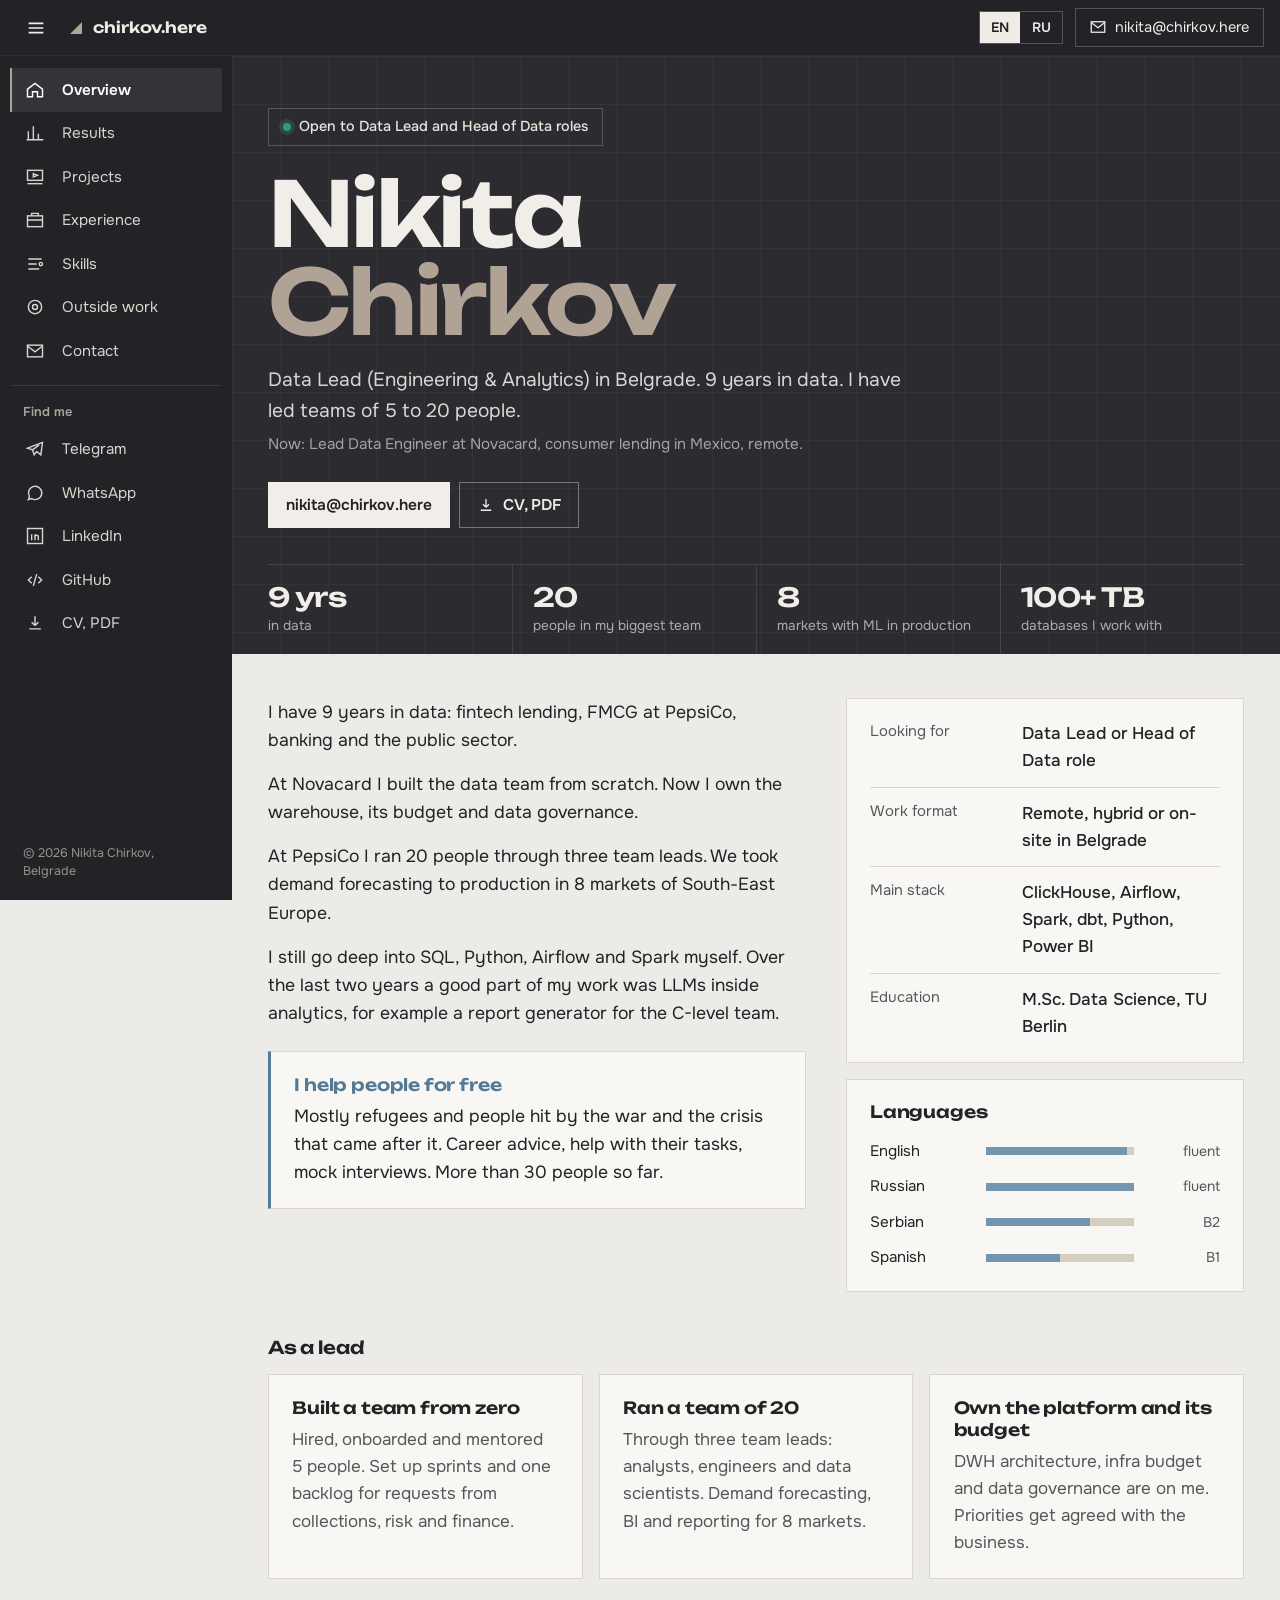
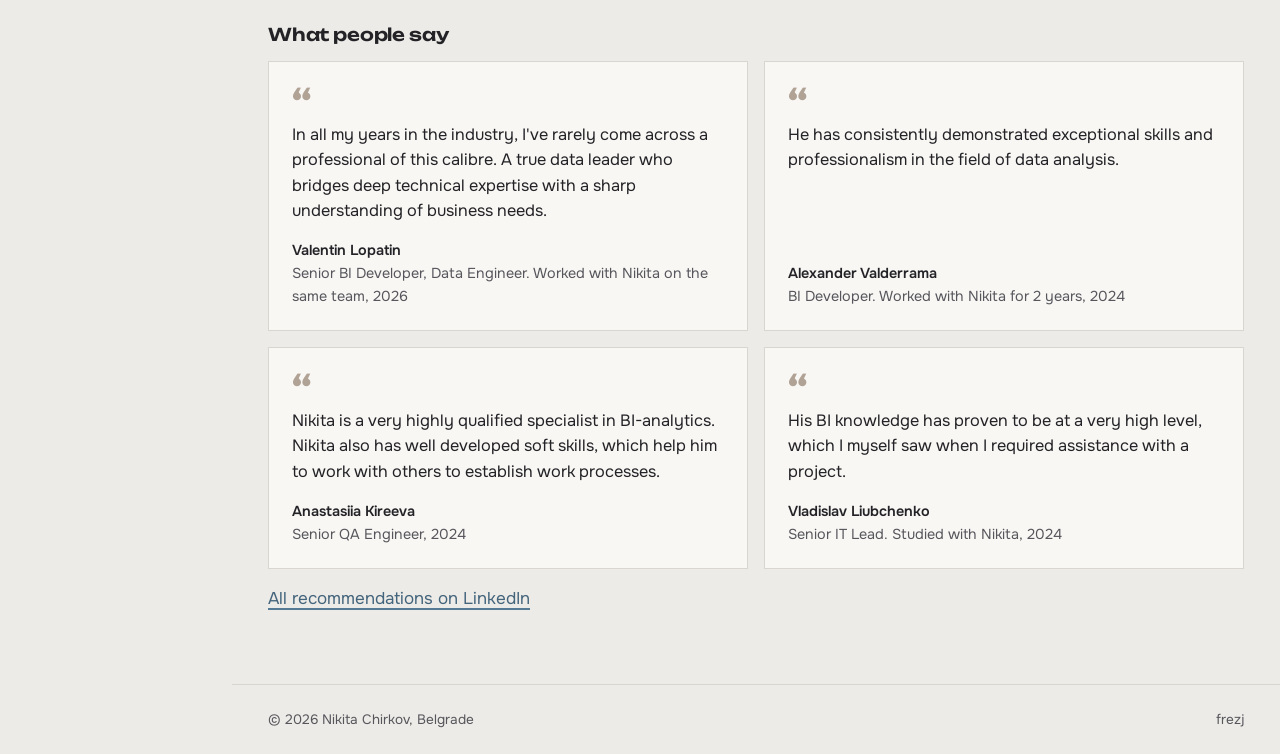
<file: index.html>
<!doctype html>
<html lang="en">
<head>
<meta charset="utf-8">
<meta name="viewport" content="width=device-width,initial-scale=1">
<script>document.documentElement.classList.add('js')</script>
<title>Nikita Chirkov (frezj), Data Lead in Belgrade</title>
<meta name="description" content="Nikita Chirkov (frezj), Data Lead in Belgrade, Serbia. 9 years in data: fintech lending, PepsiCo, banking. ClickHouse, Airflow, Spark, dbt, LLMs in analytics. Open to Data Lead and Head of Data roles.">
<link rel="canonical" href="https://chirkov.here/">
<link rel="alternate" hreflang="en" href="https://chirkov.here/">
<link rel="alternate" hreflang="ru" href="https://chirkov.here/ru/">
<link rel="alternate" hreflang="x-default" href="https://chirkov.here/">
<meta property="og:type" content="profile">
<meta property="og:site_name" content="Nikita Chirkov">
<meta property="og:title" content="Nikita Chirkov, Data Lead">
<meta property="og:description" content="Data Lead in Belgrade. Fintech lending, PepsiCo, banking.">
<meta property="og:url" content="https://chirkov.here/">
<meta property="og:image" content="https://chirkov.here/og.png">
<meta property="og:image:width" content="1200">
<meta property="og:image:height" content="630">
<meta name="twitter:card" content="summary_large_image">
<link rel="icon" href="/favicon.ico" sizes="48x48">
<link rel="icon" href="/favicon-96.png" type="image/png" sizes="96x96">
<link rel="icon" href="/favicon-192.png" type="image/png" sizes="192x192">
<link rel="icon" href="/favicon.svg" type="image/svg+xml">
<link rel="apple-touch-icon" href="/apple-touch-icon.png">
<meta name="theme-color" content="#232226">
<link rel="preload" href="/fonts/unbounded-latin-wght-normal.woff2" as="font" type="font/woff2" crossorigin>
<link rel="preload" href="/fonts/onest-latin-wght-normal.woff2" as="font" type="font/woff2" crossorigin>
<link rel="stylesheet" href="/style.css">
<script type="application/ld+json">
{"@context":"https://schema.org","@type":"Person","@id":"https://chirkov.here/#me","name":"Nikita Chirkov","alternateName":["Никита Чирков","frezj"],"url":"https://chirkov.here/","email":"mailto:nikita@chirkov.here","jobTitle":"Data Lead (Engineering & Analytics)","address":{"@type":"PostalAddress","addressLocality":"Belgrade","addressCountry":"RS"},"alumniOf":[{"@type":"CollegeOrUniversity","name":"Technische Universität Berlin"},{"@type":"CollegeOrUniversity","name":"RUDN University"}],"knowsAbout":["Data engineering","Data warehousing","ClickHouse","Airflow","Spark","dbt","Snowflake","Power BI","A/B testing","Demand forecasting","LLM applications"],"knowsLanguage":["en","ru","sr","es"],"sameAs":["https://www.linkedin.com/in/frezj","https://github.com/frezj","https://t.me/frezj"]}
</script>
<script defer src="/app.js"></script>
</head>
<body>
<a class="skip" href="#main">Skip to content</a>
<header class="topbar">
  <button class="burger" type="button" aria-label="Menu" aria-controls="side" aria-expanded="false"><svg viewBox="0 0 24 24" fill="none" stroke="currentColor" stroke-width="1.8" aria-hidden="true"><path d="M4 7h16M4 12h16M4 17h16"/></svg></button>
  <a class="mark" href="/"><svg viewBox="0 0 16 16" aria-hidden="true"><path d="M2 14 14 2v12z" fill="#b1a296"/></svg>chirkov.here</a>
  <div class="tb-right">
    <nav class="lang" aria-label="Language"><span aria-current="page">EN</span><a href="/ru/" hreflang="ru" lang="ru">RU</a></nav>
    <a class="tb-mail" href="mailto:nikita@chirkov.here"><svg viewBox="0 0 24 24" fill="none" stroke="currentColor" stroke-width="1.7" aria-hidden="true"><rect x="3" y="5" width="18" height="14"/><path d="m3 6 9 7 9-7"/></svg><span>nikita@chirkov.here</span></a>
  </div>
</header>

<aside class="nav-side" id="side">
  <nav aria-label="Sections">
    <ul class="side-nav">
      <li><a href="#overview" data-tab="overview"><svg viewBox="0 0 24 24" fill="none" stroke="currentColor" stroke-width="1.7" aria-hidden="true"><path d="M3 11 12 4l9 7v9h-6v-6H9v6H3z"/></svg><span>Overview</span></a></li>
      <li><a href="#results" data-tab="results"><svg viewBox="0 0 24 24" fill="none" stroke="currentColor" stroke-width="1.7" aria-hidden="true"><path d="M4 20V10M10 20V4M16 20v-7M22 20H2"/></svg><span>Results</span></a></li>
      <li><a href="#projects" data-tab="projects"><svg viewBox="0 0 24 24" fill="none" stroke="currentColor" stroke-width="1.7" aria-hidden="true"><rect x="3" y="4" width="18" height="12"/><path d="m10 8 5 2-5 2z"/><path d="M3 20h18"/></svg><span>Projects</span></a></li>
      <li><a href="#experience" data-tab="experience"><svg viewBox="0 0 24 24" fill="none" stroke="currentColor" stroke-width="1.7" aria-hidden="true"><rect x="3" y="7" width="18" height="13"/><path d="M8 7V4h8v3M3 12h18"/></svg><span>Experience</span></a></li>
      <li><a href="#skills" data-tab="skills"><svg viewBox="0 0 24 24" fill="none" stroke="currentColor" stroke-width="1.7" aria-hidden="true"><path d="M4 6h16M4 12h10M4 18h13"/><circle cx="19" cy="12" r="2"/></svg><span>Skills</span></a></li>
      <li><a href="#life" data-tab="life"><svg viewBox="0 0 24 24" fill="none" stroke="currentColor" stroke-width="1.7" aria-hidden="true"><circle cx="12" cy="12" r="8"/><circle cx="12" cy="12" r="3"/></svg><span>Outside work</span></a></li>
      <li><a href="#contact" data-tab="contact"><svg viewBox="0 0 24 24" fill="none" stroke="currentColor" stroke-width="1.7" aria-hidden="true"><rect x="3" y="5" width="18" height="14"/><path d="m3 6 9 7 9-7"/></svg><span>Contact</span></a></li>
    </ul>
  </nav>
  <p class="side-h">Find me</p>
  <ul class="side-links">
      <li><a href="https://t.me/frezj" rel="me"><svg viewBox="0 0 24 24" fill="none" stroke="currentColor" stroke-width="1.7" aria-hidden="true"><path d="m21 4-18 7 6 2 2 6 3-4 5 4z"/><path d="m9 13 8-6"/></svg><span>Telegram</span></a></li>
      <li><a href="https://wa.me/message/LMW3CULQNP33F1"><svg viewBox="0 0 24 24" fill="none" stroke="currentColor" stroke-width="1.7" aria-hidden="true"><path d="M4 20l1.3-4A8 8 0 1 1 8 18.7z"/></svg><span>WhatsApp</span></a></li>
      <li><a href="https://www.linkedin.com/in/frezj" rel="me"><svg viewBox="0 0 24 24" fill="none" stroke="currentColor" stroke-width="1.7" aria-hidden="true"><rect x="3" y="3" width="18" height="18"/><path d="M8 10v7M8 7v.01M12 17v-4a2 2 0 0 1 4 0v4M12 10v7"/></svg><span>LinkedIn</span></a></li>
      <li><a href="https://github.com/frezj" rel="me"><svg viewBox="0 0 24 24" fill="none" stroke="currentColor" stroke-width="1.7" aria-hidden="true"><path d="m8 8-4 4 4 4M16 8l4 4-4 4M14 5l-4 14"/></svg><span>GitHub</span></a></li>
      <li><a href="/Nikita_Chirkov_CV.pdf" download><svg viewBox="0 0 24 24" fill="none" stroke="currentColor" stroke-width="1.7" aria-hidden="true"><path d="M12 4v11m0 0-4-4m4 4 4-4M5 19h14"/></svg><span>CV, PDF</span></a></li>
  </ul>
  <p class="side-foot">&copy; 2026 Nikita Chirkov, Belgrade</p>
</aside>
<div class="scrim" hidden></div>

<main id="main">
  <section class="banner">
    <div class="wrap banner-grid">
    <div class="banner-in">
      <p class="open"><i aria-hidden="true"></i>Open to Data Lead and Head of Data roles</p>
      <h1 class="name"><span>Nikita</span><span class="tail">Chirkov</span></h1>
      <p class="role">Data Lead (Engineering &amp; Analytics) in Belgrade. 9 years in data. I have led teams of 5 to 20 people.</p>
      <p class="now">Now: Lead Data Engineer at Novacard, consumer lending in Mexico, remote.</p>
      <div class="cta">
        <a class="btn main" href="mailto:nikita@chirkov.here">nikita@chirkov.here</a>
        <a class="btn ghost" href="/Nikita_Chirkov_CV.pdf" download><svg viewBox="0 0 24 24" fill="none" stroke="currentColor" stroke-width="1.7" aria-hidden="true"><path d="M12 4v11m0 0-4-4m4 4 4-4M5 19h14"/></svg>CV, PDF</a>
      </div>
    </div>
    <dl class="hstats">
      <div><dt>9 yrs</dt><dd>in data</dd></div>
      <div><dt>20</dt><dd>people in my biggest team</dd></div>
      <div><dt>8</dt><dd>markets with ML in production</dd></div>
      <div><dt>100+ TB</dt><dd>databases I work with</dd></div>
    </dl>
    </div>
  </section>

  <nav class="secnav" aria-label="Sections">
    <a href="#overview" data-tab="overview">Overview</a>
    <a href="#results" data-tab="results">Results</a>
    <a href="#projects" data-tab="projects">Projects</a>
    <a href="#experience" data-tab="experience">Experience</a>
    <a href="#skills" data-tab="skills">Skills</a>
    <a href="#life" data-tab="life">Outside work</a>
    <a href="#contact" data-tab="contact">Contact</a>
  </nav>

  <div class="panels">
<section class="panel" id="overview-panel">
  <div class="wrap">
    <div class="ov">
      <div class="about">
        <h2 class="sr">Overview</h2>
        <p>I have 9 years in data: fintech lending, FMCG at PepsiCo, banking and the public sector.</p>
        <p>At Novacard I built the data team from scratch. Now I own the warehouse, its budget and data governance.</p>
        <p>At PepsiCo I ran 20 people through three team leads. We took demand forecasting to production in 8 markets of South-East Europe.</p>
        <p>I still go deep into SQL, Python, Airflow and Spark myself. Over the last two years a good part of my work was LLMs inside analytics, for example a report generator for the C-level team.</p>
        <div class="card help">
          <h3>I help people for free</h3>
          <p style="margin:.4rem 0 0">Mostly refugees and people hit by the war and the crisis that came after it. Career advice, help with their tasks, mock interviews. More than 30 people so far.</p>
        </div>
      </div>
      <div class="side">
        <div class="card">
          <dl class="facts">
            <div><dt>Looking for</dt><dd>Data Lead or Head of Data role</dd></div>
            <div><dt>Work format</dt><dd>Remote, hybrid or on-site in Belgrade</dd></div>
            <div><dt>Main stack</dt><dd>ClickHouse, Airflow, Spark, dbt, Python, Power BI</dd></div>
            <div><dt>Education</dt><dd>M.Sc. Data Science, TU Berlin</dd></div>
          </dl>
        </div>
        <div class="card">
          <h3 style="margin-bottom:1rem">Languages</h3>
          <ul class="langs">
            <li>English<span class="bar"><i style="--w:95%"></i></span><em>fluent</em></li>
            <li>Russian<span class="bar"><i style="--w:100%"></i></span><em>fluent</em></li>
            <li>Serbian<span class="bar"><i style="--w:70%"></i></span><em>B2</em></li>
            <li>Spanish<span class="bar"><i style="--w:50%"></i></span><em>B1</em></li>
          </ul>
        </div>
      </div>
    </div>

    <h3 class="sub-h">As a lead</h3>
    <div class="grid3 leadby">
      <div class="card"><h3>Built a team from zero</h3><p>Hired, onboarded and mentored 5 people. Set up sprints and one backlog for requests from collections, risk and finance.</p></div>
      <div class="card"><h3>Ran a team of 20</h3><p>Through three team leads: analysts, engineers and data scientists. Demand forecasting, BI and reporting for 8 markets.</p></div>
      <div class="card"><h3>Own the platform and its budget</h3><p>DWH architecture, infra budget and data governance are on me. Priorities get agreed with the business.</p></div>
    </div>

    <h3 class="sub-h">What people say</h3>
    <div class="quotes">
      <figure class="card quote">
        <blockquote>In all my years in the industry, I've rarely come across a professional of this calibre. A true data leader who bridges deep technical expertise with a sharp understanding of business needs.</blockquote>
        <figcaption><b>Valentin Lopatin</b>Senior BI Developer, Data Engineer. Worked with Nikita on the same team, 2026</figcaption>
      </figure>
      <figure class="card quote">
        <blockquote>He has consistently demonstrated exceptional skills and professionalism in the field of data analysis.</blockquote>
        <figcaption><b>Alexander Valderrama</b>BI Developer. Worked with Nikita for 2 years, 2024</figcaption>
      </figure>
      <figure class="card quote">
        <blockquote>Nikita is a very highly qualified specialist in BI-analytics. Nikita also has well developed soft skills, which help him to work with others to establish work processes.</blockquote>
        <figcaption><b>Anastasiia Kireeva</b>Senior QA Engineer, 2024</figcaption>
      </figure>
      <figure class="card quote">
        <blockquote>His BI knowledge has proven to be at a very high level, which I myself saw when I required assistance with a project.</blockquote>
        <figcaption><b>Vladislav Liubchenko</b>Senior IT Lead. Studied with Nikita, 2024</figcaption>
      </figure>
    </div>
    <p class="more"><a href="https://www.linkedin.com/in/frezj/details/recommendations/" rel="me">All recommendations on LinkedIn</a></p>
  </div>
</section>

<section class="panel" id="results-panel">
  <div class="wrap">
    <h2 class="ph">Results</h2>
    <p class="lead">Things that moved because of my work. Bars are to scale.</p>
    <div class="grid2">
      <div class="card">
        <h3>Repayment rate in collections</h3>
        <p class="where">I ran collections for 3 weeks and changed the strategy. Company record.</p>
        <div class="bars" role="img" aria-label="From 51% to 85%">
          <span class="b" style="--w:51%"><i>51%</i></span>
          <span class="b after" style="--w:85%"><i>85%</i></span>
        </div>
      </div>
      <div class="card">
        <h3>Executive reporting, time to prepare</h3>
        <p class="where">After automation. Same data format for all 8 markets.</p>
        <div class="bars" role="img" aria-label="From 3 days to 4 hours">
          <span class="b" style="--w:100%"><i>3 days</i></span>
          <span class="b after" style="--w:5.6%"><i>4 hours</i></span>
        </div>
      </div>
      <div class="card">
        <h3>Warehouse infra costs</h3>
        <p class="where">After moving the DWH to ClickHouse with Debezium CDC and Spark.</p>
        <div class="bars" role="img" aria-label="Down 28%">
          <span class="b" style="--w:100%"><i>before</i></span>
          <span class="b after" style="--w:72%"><i>&minus;28%</i></span>
        </div>
      </div>
      <div class="card">
        <h3>Data quality incidents</h3>
        <p class="where">After I automated metadata checks.</p>
        <div class="bars" role="img" aria-label="Down 60%">
          <span class="b" style="--w:100%"><i>before</i></span>
          <span class="b after" style="--w:40%"><i>&minus;60%</i></span>
        </div>
      </div>
    </div>
    <div class="res-bottom">
    <div class="res-nums">
    <h3 class="sub-h">More numbers</h3>
    <div class="card tablecard">
      <table class="nums">
        <thead><tr><th scope="col">Number</th><th scope="col">What changed</th></tr></thead>
        <tbody>
          <tr><td>~35%</td><td>Faster queries on the new warehouse</td></tr>
          <tr><td>48 h</td><td>Earlier warning on high-risk accounts than the manual check</td></tr>
          <tr><td>~30%</td><td>Lower operational costs, year over year, after automating manual pipelines</td></tr>
          <tr><td>~25%</td><td>Shorter feature time-to-market with a self-serve data layer</td></tr>
          <tr><td>+12%</td><td>Sell-out with the ML demand forecast. Shipment frequency +11%, supply costs &minus;3%</td></tr>
          <tr><td>~200 h</td><td>Analyst time saved per month by an automated data loader</td></tr>
          <tr><td>~3x</td><td>Faster main BI pipeline</td></tr>
          <tr><td>500+</td><td>People using the retail credit and risk data marts</td></tr>
        </tbody>
      </table>
    </div>
    <p class="note">How it was measured: billing data, A/B tests and test cases. Speed comes from load tests. Savings come from finance reports and the actual drop in vendor invoices.</p>
    </div>
    <div class="res-story">
    <h3 class="sub-h">The collections story</h3>
    <div class="card story">
      <p>For three weeks I also ran collections. I changed the strategy: we moved to a personalized approach to debtors and used ML for the analysis.</p>
      <p>The repayment rate went from 51% to 85%, a company record. To be fair, the low starting point helped too.</p>
    </div>
    </div>
    </div>
  </div>
</section>

<section class="panel" id="projects-panel">
  <div class="wrap">
    <h2 class="ph">Projects</h2>
    <p class="lead">What I built. Each of these runs on databases with 50+ tables and over 100 TB of data.</p>
    <div class="grid3">
      <article class="card proj">
        <span class="k">LLM</span>
        <h3>Report generator</h3>
        <p>Builds reports for the C-level team with an LLM on top of the warehouse.</p>
        <div class="tags"><span class="tag">LLM</span><span class="tag">ClickHouse</span><span class="tag">Python</span></div>
      </article>
      <article class="card proj">
        <span class="k">LLM</span>
        <h3>AI analyst</h3>
        <p>Handles ad-hoc requests and answers questions about the data.</p>
        <div class="tags"><span class="tag">LLM</span><span class="tag">SQL</span><span class="tag">Python</span></div>
      </article>
      <article class="card proj">
        <span class="k">BI</span>
        <h3>Semantic layer generator</h3>
        <p>Reads the ClickHouse schema and builds a semantic layer for Superset.</p>
        <div class="tags"><span class="tag">ClickHouse</span><span class="tag">Superset</span><span class="tag">LLM</span></div>
      </article>
      <article class="card proj">
        <span class="k">DWH</span>
        <h3>New warehouse on ClickHouse</h3>
        <p>Debezium CDC and Spark. More than 10 sources load in near real time.</p>
        <p class="out">Queries ~35% faster, infra costs &minus;28%</p>
        <div class="tags"><span class="tag">ClickHouse</span><span class="tag">Debezium</span><span class="tag">Spark</span></div>
      </article>
      <article class="card proj">
        <span class="k">ML</span>
        <h3>Demand forecast</h3>
        <p>ML forecast in production in 8 markets of South-East Europe.</p>
        <p class="out">Sell-out +12%, shipments +11%</p>
        <div class="tags"><span class="tag">Snowflake</span><span class="tag">Airflow</span><span class="tag">Power BI</span></div>
      </article>
      <article class="card proj">
        <span class="k">ML</span>
        <h3>Anomaly detection in collections</h3>
        <p>Flags high-risk accounts before the manual check does.</p>
        <p class="out">About 48 hours earlier</p>
        <div class="tags"><span class="tag">Python</span><span class="tag">ClickHouse</span></div>
      </article>
    </div>
  </div>
</section>

<section class="panel" id="experience-panel">
  <div class="wrap">
    <h2 class="ph">Experience</h2>
    <p class="lead">Open a role to see what I did there.</p>
    <div class="jobs">
      <details class="job" open>
        <summary><span class="when">Feb 2025 – now</span><h3>Lead Data Engineer, Novacard<span>Remote from Belgrade. Consumer lender in Mexico.</span></h3><span class="chev" aria-hidden="true"><svg viewBox="0 0 14 14" fill="none" stroke="currentColor" stroke-width="2"><path d="m3 5 4 4 4-4"/></svg></span></summary>
        <div class="body">
          <ul>
            <li>Built the data team from scratch: hired, onboarded and mentored 5 people.</li>
            <li>Set up sprint planning and one backlog for all requests from collections, risk and finance. Priorities get reviewed with the business regularly.</li>
            <li>Joined as BI Lead. Now I own the DWH architecture, infra budget and data governance.</li>
            <li>Rebuilt the DWH on ClickHouse with Debezium CDC and Spark. More than 10 sources load in near real time. Queries got about 35% faster and infra costs went down 28%.</li>
            <li>Had a temporary mandate over collections for 3 weeks. I changed the collection strategy, and the repayment rate went from 51% to 85%, a company record.</li>
            <li>Added anomaly detection on collections data. It flags high-risk accounts about 48 hours before the manual check would catch them.</li>
          </ul>
          <div class="tags"><span class="tag">ClickHouse</span><span class="tag">Debezium</span><span class="tag">Spark</span><span class="tag">Airflow</span></div>
        </div>
      </details>
      <details class="job">
        <summary><span class="when">Jan 2024 – Dec 2025</span><h3>Lead Data Engineer, MoneyCat Financing<span>Part-time consulting. Remote. Consumer lending in South-East Asia and Latin America.</span></h3><span class="chev" aria-hidden="true"><svg viewBox="0 0 14 14" fill="none" stroke="currentColor" stroke-width="2"><path d="m3 5 4 4 4-4"/></svg></span></summary>
        <div class="body">
          <ul>
            <li>Set up the BI stack: ClickHouse and Airflow underneath, Power BI, Superset and Grafana on top.</li>
            <li>Wrote an LLM-based report generator for the C-level team, and a semantic-layer generator.</li>
            <li>Automated pipelines that people used to run by hand. Operational costs went down about 30% year over year.</li>
            <li>A self-serve data layer cut feature time-to-market by roughly 25%.</li>
            <li>Managed a distributed team of 7.</li>
          </ul>
          <div class="tags"><span class="tag">ClickHouse</span><span class="tag">Airflow</span><span class="tag">Superset</span><span class="tag">LLM</span></div>
        </div>
      </details>
      <details class="job">
        <summary><span class="when">Aug 2024 – Jan 2025</span><h3>Industry Expert, Data Analytics, TU Berlin<span>Berlin, Germany.</span></h3><span class="chev" aria-hidden="true"><svg viewBox="0 0 14 14" fill="none" stroke="currentColor" stroke-width="2"><path d="m3 5 4 4 4-4"/></svg></span></summary>
        <div class="body">
          <ul>
            <li>Taught applied lectures on Python, SQL and Power BI for MSc Data Science students.</li>
            <li>Two classes a week, for different groups of students.</li>
            <li>Built course modules around real fintech cases.</li>
          </ul>
        </div>
      </details>
      <details class="job">
        <summary><span class="when">Oct 2022 – Aug 2024</span><h3>Tech Lead, Data and Analytics, PepsiCo<span>Belgrade, Serbia.</span></h3><span class="chev" aria-hidden="true"><svg viewBox="0 0 14 14" fill="none" stroke="currentColor" stroke-width="2"><path d="m3 5 4 4 4-4"/></svg></span></summary>
        <div class="body">
          <ul>
            <li>Led 20 people through 3 team leads: analytics, data engineering and data science. Scope was demand forecasting, BI and reporting for SE Europe.</li>
            <li>Our ML demand forecast went to production in 8 markets. Supply costs down 3%, shipment frequency up 11%, sell-out up 12%.</li>
            <li>Executive reporting used to take 3 days to prepare. After automation it took 4 hours, and all 8 markets got the same data format.</li>
          </ul>
          <div class="tags"><span class="tag">Snowflake</span><span class="tag">ClickHouse</span><span class="tag">Airflow</span><span class="tag">Power BI</span></div>
        </div>
      </details>
      <details class="job">
        <summary><span class="when">Jul 2021 – Oct 2022</span><h3>Chief Expert, Data and BI, IT Department of Moscow Government<span>Moscow, Russia.</span></h3><span class="chev" aria-hidden="true"><svg viewBox="0 0 14 14" fill="none" stroke="currentColor" stroke-width="2"><path d="m3 5 4 4 4-4"/></svg></span></summary>
        <div class="body">
          <ul>
            <li>Connected 15+ external systems. Wrote an automated data loader that saved analysts around 200 hours a month, and made the main BI pipeline about 3x faster.</li>
            <li>Automated metadata checks. Known schema issues disappeared and data quality incidents fell by 60%.</li>
          </ul>
        </div>
      </details>
      <details class="job">
        <summary><span class="when">Jan 2020 – Jul 2021</span><h3>Senior Data Analyst, VTB Bank<span>Moscow, Russia.</span></h3><span class="chev" aria-hidden="true"><svg viewBox="0 0 14 14" fill="none" stroke="currentColor" stroke-width="2"><path d="m3 5 4 4 4-4"/></svg></span></summary>
        <div class="body">
          <ul>
            <li>BI system for retail credit and risk. Heavy SQL on multi-terabyte data, data marts used by 500+ people.</li>
          </ul>
        </div>
      </details>
      <details class="job">
        <summary><span class="when">Aug 2017 – Jan 2020</span><h3>BI Implementation Consultant, CROC<span>Moscow, Russia.</span></h3><span class="chev" aria-hidden="true"><svg viewBox="0 0 14 14" fill="none" stroke="currentColor" stroke-width="2"><path d="m3 5 4 4 4-4"/></svg></span></summary>
        <div class="body">
          <ul>
            <li>Supported BI for enterprise clients in Targit, SSRS and Power BI. Built ETL integrations and wrote technical documentation.</li>
          </ul>
        </div>
      </details>
    </div>
    <h3 class="sub-h">Education</h3>
    <div class="grid2 edu">
      <div class="card"><h3>M.Sc. Data Science</h3><p>Technische Universität Berlin, 2022 – 2024, part-time</p><p class="th">Thesis: AI adoption in banking</p></div>
      <div class="card"><h3>B.Sc. Information Technology</h3><p>RUDN University, Moscow, 2016 – 2020</p></div>
    </div>
  </div>
</section>

<section class="panel" id="skills-panel">
  <div class="wrap">
    <h2 class="ph">Skills</h2>
    <p class="lead">What I use day to day. Highlighted ones I use most.</p>
    <div class="skills">
      <div class="card"><h3>Data engineering</h3><p class="chips"><span class="chip key">Airflow</span><span class="chip key">Spark</span><span class="chip">Debezium (CDC)</span><span class="chip">dbt</span><span class="chip">ETL/ELT</span></p></div>
      <div class="card"><h3>Databases</h3><p class="chips"><span class="chip key">ClickHouse</span><span class="chip">PostgreSQL</span><span class="chip">Snowflake</span><span class="chip">MS SQL Server</span><span class="chip">Teradata</span></p></div>
      <div class="card"><h3>DWH</h3><p class="chips"><span class="chip">Data modelling</span><span class="chip">Schema design</span><span class="chip">Data quality</span><span class="chip">DWH migration</span></p></div>
      <div class="card"><h3>BI</h3><p class="chips"><span class="chip key">Power BI</span><span class="chip">Superset</span><span class="chip">Grafana</span><span class="chip">Tableau</span><span class="chip">Oracle BI</span></p></div>
      <div class="card"><h3>Programming</h3><p class="chips"><span class="chip key">SQL</span><span class="chip key">Python</span><span class="chip">pandas</span><span class="chip">NumPy</span><span class="chip">scikit-learn</span><span class="chip">Bash</span></p></div>
      <div class="card"><h3>ML and LLM</h3><p class="chips"><span class="chip">Demand forecasting</span><span class="chip">Anomaly detection</span><span class="chip">A/B testing</span><span class="chip">LLM apps and agents</span></p></div>
      <div class="card"><h3>Management</h3><p class="chips"><span class="chip">Hiring and onboarding</span><span class="chip">Sprint planning</span><span class="chip">Data governance</span><span class="chip">Infra budget</span><span class="chip">OKRs</span><span class="chip">Work with C-level</span></p></div>
    </div>
    <div class="certs">Certificates
      <ul>
        <li>Microsoft DA-100: Analyzing Data with Power BI</li>
        <li>Microsoft 70-461: Querying Microsoft SQL Server 2012/2014</li>
      </ul>
    </div>
  </div>
</section>

<section class="panel" id="life-panel">
  <div class="wrap">
    <h2 class="ph">Outside work</h2>
    <p class="lead">What I do when I am not working with data.</p>
    <div class="life">
      <article class="card big">
        <div class="ic" aria-hidden="true"><svg viewBox="0 0 24 24" fill="none" stroke="currentColor" stroke-width="2"><circle cx="12" cy="12" r="8"/><circle cx="12" cy="12" r="3"/><path d="M12 2v4M12 18v4M2 12h4M18 12h4"/></svg></div>
        <p class="muted" style="margin:0">Airsoft</p>
        <h3>Team Osaka</h3>
        <p>For five years in Russia airsoft was my big hobby. I started a team called Osaka. At the start we were five people. At our biggest we were fifty.</p>
        <p>I was first among equals, so I did a bit of everything: tactics, training, gear and people.</p>
        <p>We won tournaments and took first places at exhibitions. I don't play anymore.</p>
      </article>
      <article class="card">
        <div class="ic" aria-hidden="true"><svg viewBox="0 0 24 24" fill="none" stroke="currentColor" stroke-width="2"><path d="M6 8v8M18 8v8M3 10v4M21 10v4M6 12h12"/></svg></div>
        <h3>Gym</h3>
        <p class="muted" style="margin-top:.4rem">Started from zero. In two years I got to a 100 kg bench press.</p>
      </article>
      <article class="card">
        <div class="ic" aria-hidden="true"><svg viewBox="0 0 24 24" fill="none" stroke="currentColor" stroke-width="2"><path d="M12 2 21 7v10l-9 5-9-5V7z"/><path d="m12 2-5 9h10z"/><path d="M7 11l-4 6M17 11l4 6M7 11l5 11 5-11"/></svg></div>
        <h3>D&amp;D</h3>
        <p class="muted" style="margin-top:.4rem">5 years at the table as a player.</p>
      </article>
      <article class="card half">
        <div class="ic" aria-hidden="true"><svg viewBox="0 0 24 24" fill="none" stroke="currentColor" stroke-width="2"><path d="M4 5a2 2 0 0 1 2-2h13v16H6a2 2 0 0 0-2 2z"/><path d="M4 21V5M8 7h7"/></svg></div>
        <h3>Books</h3>
        <ul class="books" style="margin-top:.6rem">
          <li>Malazan Book of the Fallen</li>
          <li>The First Law, both trilogies and the standalone novels</li>
          <li>The Witcher</li>
        </ul>
      </article>
      <article class="card half">
        <div class="ic" aria-hidden="true"><svg viewBox="0 0 24 24" fill="none" stroke="currentColor" stroke-width="2"><rect x="2" y="7" width="20" height="11" rx="5"/><path d="M7 11v3M5.5 12.5h3M15 12h.01M18 12h.01"/></svg></div>
        <h3>Games</h3>
        <ul class="books" style="margin-top:.6rem">
          <li>Star Citizen</li>
          <li>Mount &amp; Blade II: Bannerlord</li>
          <li>Civilization</li>
          <li>Enshrouded</li>
        </ul>
      </article>
    </div>
  </div>
</section>

<section class="panel" id="contact-panel">
  <div class="wrap contact">
    <div>
      <h2 class="ph">Contact</h2>
      <a class="mail" href="mailto:nikita@chirkov.here">nikita@chirkov.here</a>
      <p>Email or Telegram is the fastest way to reach me. I answer in English, Russian, Serbian or Spanish.</p>
      <p><a class="btn main" href="/Nikita_Chirkov_CV.pdf" download><svg viewBox="0 0 24 24" fill="none" stroke="currentColor" stroke-width="2" aria-hidden="true"><path d="M12 4v11m0 0-4-4m4 4 4-4M5 19h14"/></svg>Download CV, PDF</a></p>
    </div>
    <ul class="links">
      <li><a href="https://t.me/frezj" rel="me">Telegram <small>@frezj</small></a></li>
      <li><a href="https://wa.me/message/LMW3CULQNP33F1">WhatsApp <small>message me</small></a></li>
      <li><a href="https://www.linkedin.com/in/frezj" rel="me">LinkedIn <small>linkedin.com/in/frezj</small></a></li>
      <li><a href="https://github.com/frezj" rel="me">GitHub <small>github.com/frezj</small></a></li>
      <li><a href="/ru/" hreflang="ru" lang="ru">По-русски <small>chirkov.here/ru</small></a></li>
    </ul>
  </div>
</section>
  </div>

  <footer class="foot"><span>&copy; 2026 Nikita Chirkov, Belgrade</span><span>frezj</span></footer>
</main>
</body>
</html>
</file>
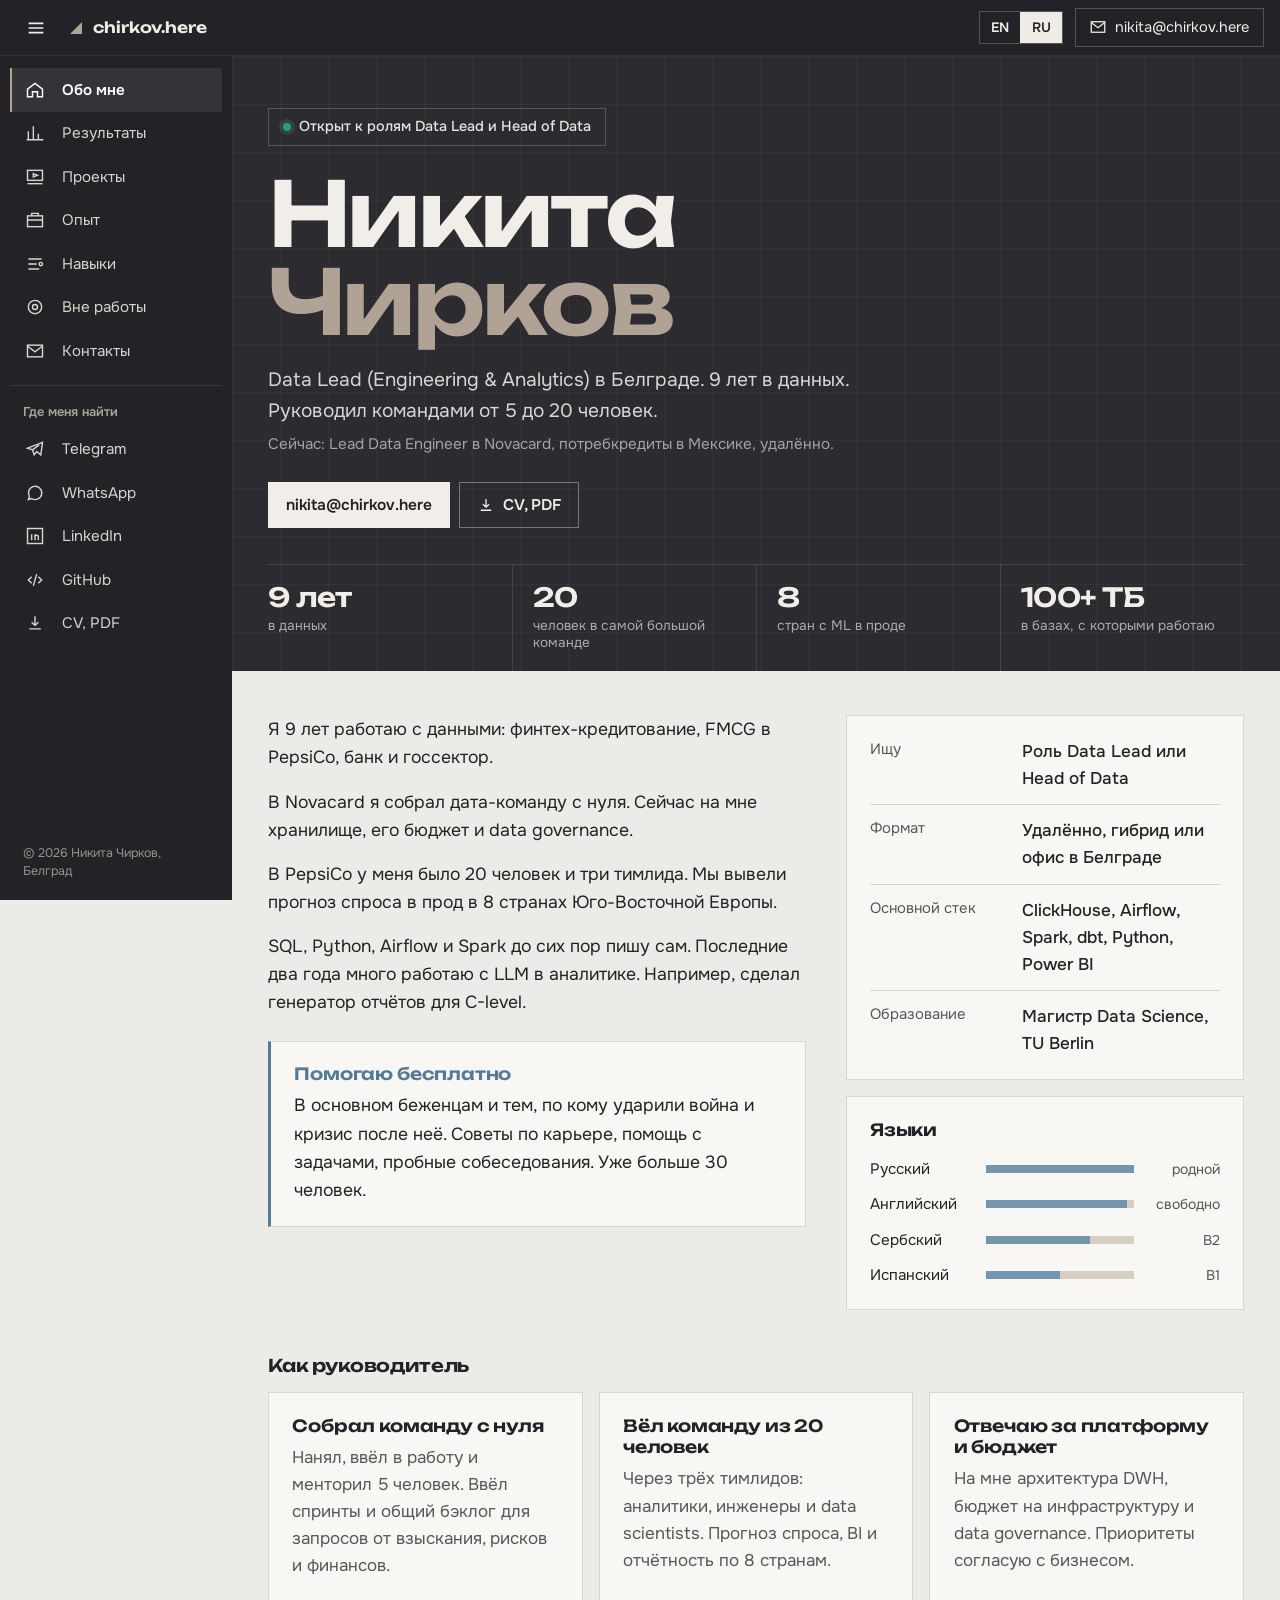
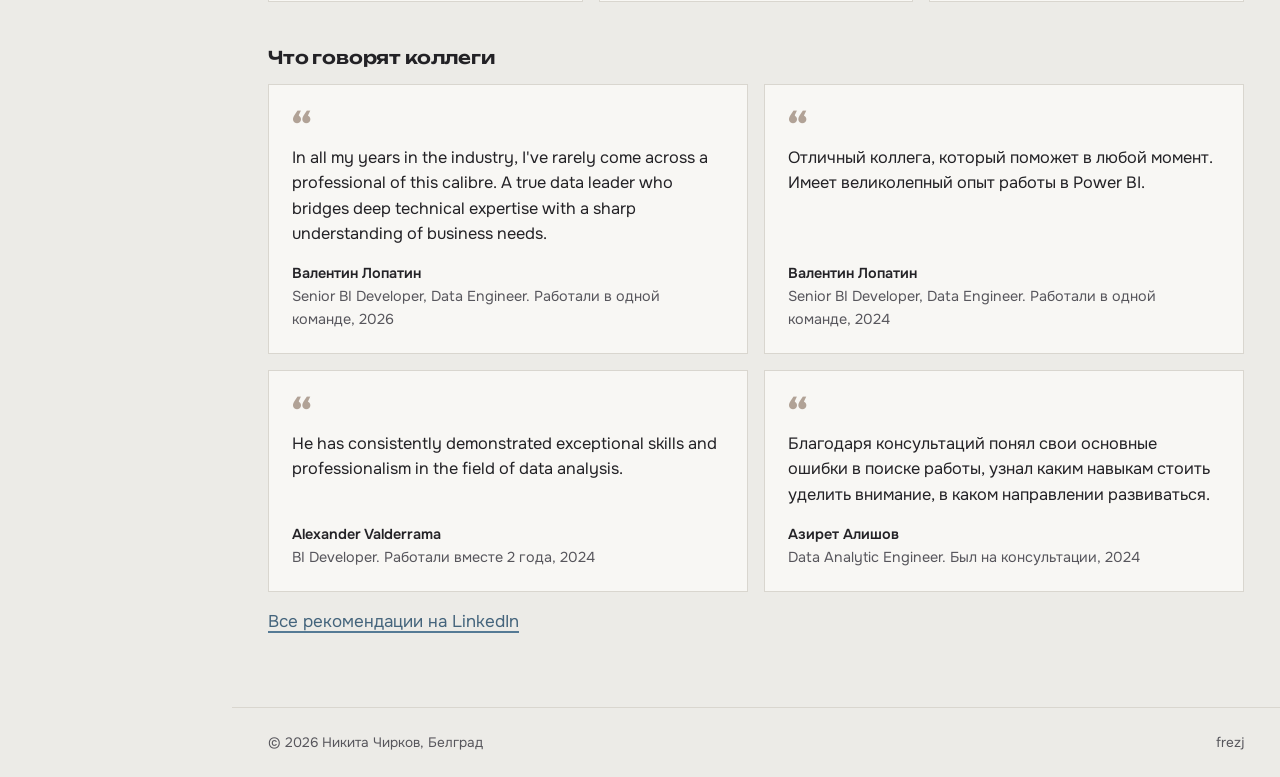
<file: ru/index.html>
<!doctype html>
<html lang="ru">
<head>
<meta charset="utf-8">
<meta name="viewport" content="width=device-width,initial-scale=1">
<script>document.documentElement.classList.add('js')</script>
<title>Никита Чирков (frezj), Data Lead в Белграде</title>
<meta name="description" content="Никита Чирков (frezj), Data Lead в Белграде, Сербия. 9 лет в данных: финтех-кредитование, PepsiCo, банки. ClickHouse, Airflow, Spark, dbt, LLM в аналитике. Открыт к ролям Data Lead и Head of Data.">
<link rel="canonical" href="https://chirkov.here/ru/">
<link rel="alternate" hreflang="en" href="https://chirkov.here/">
<link rel="alternate" hreflang="ru" href="https://chirkov.here/ru/">
<link rel="alternate" hreflang="x-default" href="https://chirkov.here/">
<meta property="og:type" content="profile">
<meta property="og:site_name" content="Никита Чирков">
<meta property="og:title" content="Никита Чирков, Data Lead">
<meta property="og:description" content="Data Lead в Белграде. Финтех-кредитование, PepsiCo, банки.">
<meta property="og:url" content="https://chirkov.here/ru/">
<meta property="og:locale" content="ru_RU">
<meta property="og:image" content="https://chirkov.here/og-ru.png">
<meta property="og:image:width" content="1200">
<meta property="og:image:height" content="630">
<meta name="twitter:card" content="summary_large_image">
<link rel="icon" href="/favicon.ico" sizes="48x48">
<link rel="icon" href="/favicon-96.png" type="image/png" sizes="96x96">
<link rel="icon" href="/favicon-192.png" type="image/png" sizes="192x192">
<link rel="icon" href="/favicon.svg" type="image/svg+xml">
<link rel="apple-touch-icon" href="/apple-touch-icon.png">
<meta name="theme-color" content="#232226">
<link rel="preload" href="/fonts/unbounded-cyrillic-wght-normal.woff2" as="font" type="font/woff2" crossorigin>
<link rel="preload" href="/fonts/onest-cyrillic-wght-normal.woff2" as="font" type="font/woff2" crossorigin>
<link rel="stylesheet" href="/style.css">
<script type="application/ld+json">
{"@context":"https://schema.org","@type":"Person","@id":"https://chirkov.here/#me","name":"Никита Чирков","alternateName":["Nikita Chirkov","frezj"],"url":"https://chirkov.here/ru/","email":"mailto:nikita@chirkov.here","jobTitle":"Data Lead (Engineering & Analytics)","address":{"@type":"PostalAddress","addressLocality":"Белград","addressCountry":"RS"},"alumniOf":[{"@type":"CollegeOrUniversity","name":"Technische Universität Berlin"},{"@type":"CollegeOrUniversity","name":"РУДН"}],"knowsAbout":["Data engineering","Data warehousing","ClickHouse","Airflow","Spark","dbt","Snowflake","Power BI","A/B testing","Demand forecasting","LLM applications"],"knowsLanguage":["ru","en","sr","es"],"sameAs":["https://www.linkedin.com/in/frezj","https://github.com/frezj","https://t.me/frezj"]}
</script>
<script defer src="/app.js"></script>
</head>
<body>
<a class="skip" href="#main">К содержанию</a>
<header class="topbar">
  <button class="burger" type="button" aria-label="Меню" aria-controls="side" aria-expanded="false"><svg viewBox="0 0 24 24" fill="none" stroke="currentColor" stroke-width="1.8" aria-hidden="true"><path d="M4 7h16M4 12h16M4 17h16"/></svg></button>
  <a class="mark" href="/ru/"><svg viewBox="0 0 16 16" aria-hidden="true"><path d="M2 14 14 2v12z" fill="#b1a296"/></svg>chirkov.here</a>
  <div class="tb-right">
    <nav class="lang" aria-label="Language"><a href="/" hreflang="en" lang="en">EN</a><span aria-current="page">RU</span></nav>
    <a class="tb-mail" href="mailto:nikita@chirkov.here"><svg viewBox="0 0 24 24" fill="none" stroke="currentColor" stroke-width="1.7" aria-hidden="true"><rect x="3" y="5" width="18" height="14"/><path d="m3 6 9 7 9-7"/></svg><span>nikita@chirkov.here</span></a>
  </div>
</header>

<aside class="nav-side" id="side">
  <nav aria-label="Разделы">
    <ul class="side-nav">
      <li><a href="#overview" data-tab="overview"><svg viewBox="0 0 24 24" fill="none" stroke="currentColor" stroke-width="1.7" aria-hidden="true"><path d="M3 11 12 4l9 7v9h-6v-6H9v6H3z"/></svg><span>Обо мне</span></a></li>
      <li><a href="#results" data-tab="results"><svg viewBox="0 0 24 24" fill="none" stroke="currentColor" stroke-width="1.7" aria-hidden="true"><path d="M4 20V10M10 20V4M16 20v-7M22 20H2"/></svg><span>Результаты</span></a></li>
      <li><a href="#projects" data-tab="projects"><svg viewBox="0 0 24 24" fill="none" stroke="currentColor" stroke-width="1.7" aria-hidden="true"><rect x="3" y="4" width="18" height="12"/><path d="m10 8 5 2-5 2z"/><path d="M3 20h18"/></svg><span>Проекты</span></a></li>
      <li><a href="#experience" data-tab="experience"><svg viewBox="0 0 24 24" fill="none" stroke="currentColor" stroke-width="1.7" aria-hidden="true"><rect x="3" y="7" width="18" height="13"/><path d="M8 7V4h8v3M3 12h18"/></svg><span>Опыт</span></a></li>
      <li><a href="#skills" data-tab="skills"><svg viewBox="0 0 24 24" fill="none" stroke="currentColor" stroke-width="1.7" aria-hidden="true"><path d="M4 6h16M4 12h10M4 18h13"/><circle cx="19" cy="12" r="2"/></svg><span>Навыки</span></a></li>
      <li><a href="#life" data-tab="life"><svg viewBox="0 0 24 24" fill="none" stroke="currentColor" stroke-width="1.7" aria-hidden="true"><circle cx="12" cy="12" r="8"/><circle cx="12" cy="12" r="3"/></svg><span>Вне работы</span></a></li>
      <li><a href="#contact" data-tab="contact"><svg viewBox="0 0 24 24" fill="none" stroke="currentColor" stroke-width="1.7" aria-hidden="true"><rect x="3" y="5" width="18" height="14"/><path d="m3 6 9 7 9-7"/></svg><span>Контакты</span></a></li>
    </ul>
  </nav>
  <p class="side-h">Где меня найти</p>
  <ul class="side-links">
      <li><a href="https://t.me/frezj" rel="me"><svg viewBox="0 0 24 24" fill="none" stroke="currentColor" stroke-width="1.7" aria-hidden="true"><path d="m21 4-18 7 6 2 2 6 3-4 5 4z"/><path d="m9 13 8-6"/></svg><span>Telegram</span></a></li>
      <li><a href="https://wa.me/message/LMW3CULQNP33F1"><svg viewBox="0 0 24 24" fill="none" stroke="currentColor" stroke-width="1.7" aria-hidden="true"><path d="M4 20l1.3-4A8 8 0 1 1 8 18.7z"/></svg><span>WhatsApp</span></a></li>
      <li><a href="https://www.linkedin.com/in/frezj" rel="me"><svg viewBox="0 0 24 24" fill="none" stroke="currentColor" stroke-width="1.7" aria-hidden="true"><rect x="3" y="3" width="18" height="18"/><path d="M8 10v7M8 7v.01M12 17v-4a2 2 0 0 1 4 0v4M12 10v7"/></svg><span>LinkedIn</span></a></li>
      <li><a href="https://github.com/frezj" rel="me"><svg viewBox="0 0 24 24" fill="none" stroke="currentColor" stroke-width="1.7" aria-hidden="true"><path d="m8 8-4 4 4 4M16 8l4 4-4 4M14 5l-4 14"/></svg><span>GitHub</span></a></li>
      <li><a href="/Nikita_Chirkov_CV.pdf" download><svg viewBox="0 0 24 24" fill="none" stroke="currentColor" stroke-width="1.7" aria-hidden="true"><path d="M12 4v11m0 0-4-4m4 4 4-4M5 19h14"/></svg><span>CV, PDF</span></a></li>
  </ul>
  <p class="side-foot">&copy; 2026 Никита Чирков, Белград</p>
</aside>
<div class="scrim" hidden></div>

<main id="main">
  <section class="banner">
    <div class="wrap banner-grid">
    <div class="banner-in">
      <p class="open"><i aria-hidden="true"></i>Открыт к ролям Data Lead и Head of Data</p>
      <h1 class="name"><span>Никита</span><span class="tail">Чирков</span></h1>
      <p class="role">Data Lead (Engineering &amp; Analytics) в Белграде. 9 лет в данных. Руководил командами от 5 до 20 человек.</p>
      <p class="now">Сейчас: Lead Data Engineer в Novacard, потребкредиты в Мексике, удалённо.</p>
      <div class="cta">
        <a class="btn main" href="mailto:nikita@chirkov.here">nikita@chirkov.here</a>
        <a class="btn ghost" href="/Nikita_Chirkov_CV.pdf" download><svg viewBox="0 0 24 24" fill="none" stroke="currentColor" stroke-width="1.7" aria-hidden="true"><path d="M12 4v11m0 0-4-4m4 4 4-4M5 19h14"/></svg>CV, PDF</a>
      </div>
    </div>
    <dl class="hstats">
      <div><dt>9 лет</dt><dd>в данных</dd></div>
      <div><dt>20</dt><dd>человек в самой большой команде</dd></div>
      <div><dt>8</dt><dd>стран с ML в проде</dd></div>
      <div><dt>100+ ТБ</dt><dd>в базах, с которыми работаю</dd></div>
    </dl>
    </div>
  </section>

  <nav class="secnav" aria-label="Разделы">
    <a href="#overview" data-tab="overview">Обо мне</a>
    <a href="#results" data-tab="results">Результаты</a>
    <a href="#projects" data-tab="projects">Проекты</a>
    <a href="#experience" data-tab="experience">Опыт</a>
    <a href="#skills" data-tab="skills">Навыки</a>
    <a href="#life" data-tab="life">Вне работы</a>
    <a href="#contact" data-tab="contact">Контакты</a>
  </nav>

  <div class="panels">
<section class="panel" id="overview-panel">
  <div class="wrap">
    <div class="ov">
      <div class="about">
        <h2 class="sr">Обо мне</h2>
        <p>Я 9 лет работаю с данными: финтех-кредитование, FMCG в PepsiCo, банк и госсектор.</p>
        <p>В Novacard я собрал дата-команду с нуля. Сейчас на мне хранилище, его бюджет и data governance.</p>
        <p>В PepsiCo у меня было 20 человек и три тимлида. Мы вывели прогноз спроса в прод в 8 странах Юго-Восточной Европы.</p>
        <p>SQL, Python, Airflow и Spark до сих пор пишу сам. Последние два года много работаю с LLM в аналитике. Например, сделал генератор отчётов для C-level.</p>
        <div class="card help">
          <h3>Помогаю бесплатно</h3>
          <p style="margin:.4rem 0 0">В основном беженцам и тем, по кому ударили война и кризис после неё. Советы по карьере, помощь с задачами, пробные собеседования. Уже больше 30 человек.</p>
        </div>
      </div>
      <div class="side">
        <div class="card">
          <dl class="facts">
            <div><dt>Ищу</dt><dd>Роль Data Lead или Head of Data</dd></div>
            <div><dt>Формат</dt><dd>Удалённо, гибрид или офис в Белграде</dd></div>
            <div><dt>Основной стек</dt><dd>ClickHouse, Airflow, Spark, dbt, Python, Power BI</dd></div>
            <div><dt>Образование</dt><dd>Магистр Data Science, TU Berlin</dd></div>
          </dl>
        </div>
        <div class="card">
          <h3 style="margin-bottom:1rem">Языки</h3>
          <ul class="langs">
            <li>Русский<span class="bar"><i style="--w:100%"></i></span><em>родной</em></li>
            <li>Английский<span class="bar"><i style="--w:95%"></i></span><em>свободно</em></li>
            <li>Сербский<span class="bar"><i style="--w:70%"></i></span><em>B2</em></li>
            <li>Испанский<span class="bar"><i style="--w:50%"></i></span><em>B1</em></li>
          </ul>
        </div>
      </div>
    </div>

    <h3 class="sub-h">Как руководитель</h3>
    <div class="grid3 leadby">
      <div class="card"><h3>Собрал команду с нуля</h3><p>Нанял, ввёл в работу и менторил 5 человек. Ввёл спринты и общий бэклог для запросов от взыскания, рисков и финансов.</p></div>
      <div class="card"><h3>Вёл команду из 20 человек</h3><p>Через трёх тимлидов: аналитики, инженеры и data scientists. Прогноз спроса, BI и отчётность по 8 странам.</p></div>
      <div class="card"><h3>Отвечаю за платформу и бюджет</h3><p>На мне архитектура DWH, бюджет на инфраструктуру и data governance. Приоритеты согласую с бизнесом.</p></div>
    </div>

    <h3 class="sub-h">Что говорят коллеги</h3>
    <div class="quotes">
      <figure class="card quote" lang="en">
        <blockquote>In all my years in the industry, I've rarely come across a professional of this calibre. A true data leader who bridges deep technical expertise with a sharp understanding of business needs.</blockquote>
        <figcaption lang="ru"><b>Валентин Лопатин</b>Senior BI Developer, Data Engineer. Работали в одной команде, 2026</figcaption>
      </figure>
      <figure class="card quote">
        <blockquote>Отличный коллега, который поможет в любой момент. Имеет великолепный опыт работы в Power BI.</blockquote>
        <figcaption><b>Валентин Лопатин</b>Senior BI Developer, Data Engineer. Работали в одной команде, 2024</figcaption>
      </figure>
      <figure class="card quote" lang="en">
        <blockquote>He has consistently demonstrated exceptional skills and professionalism in the field of data analysis.</blockquote>
        <figcaption lang="ru"><b>Alexander Valderrama</b>BI Developer. Работали вместе 2 года, 2024</figcaption>
      </figure>
      <figure class="card quote">
        <blockquote>Благодаря консультаций понял свои основные ошибки в поиске работы, узнал каким навыкам стоить уделить внимание, в каком направлении развиваться.</blockquote>
        <figcaption><b>Азирет Алишов</b>Data Analytic Engineer. Был на консультации, 2024</figcaption>
      </figure>
    </div>
    <p class="more"><a href="https://www.linkedin.com/in/frezj/details/recommendations/" rel="me">Все рекомендации на LinkedIn</a></p>
  </div>
</section>

<section class="panel" id="results-panel">
  <div class="wrap">
    <h2 class="ph">Результаты</h2>
    <p class="lead">Что поменялось благодаря моей работе. Полоски в масштабе.</p>
    <div class="grid2">
      <div class="card">
        <h3>Доля возвратов во взыскании</h3>
        <p class="where">Взыскание было на мне 3 недели, я поменял стратегию. Рекорд компании.</p>
        <div class="bars" role="img" aria-label="С 51% до 85%">
          <span class="b" style="--w:51%"><i>51%</i></span>
          <span class="b after" style="--w:85%"><i>85%</i></span>
        </div>
      </div>
      <div class="card">
        <h3>Подготовка отчётности для руководства</h3>
        <p class="where">После автоматизации. Один формат данных для всех 8 рынков.</p>
        <div class="bars" role="img" aria-label="С 3 дней до 4 часов">
          <span class="b" style="--w:100%"><i>3 дня</i></span>
          <span class="b after" style="--w:5.6%"><i>4 часа</i></span>
        </div>
      </div>
      <div class="card">
        <h3>Расходы на инфраструктуру DWH</h3>
        <p class="where">После переноса DWH на ClickHouse с Debezium CDC и Spark.</p>
        <div class="bars" role="img" aria-label="Минус 28%">
          <span class="b" style="--w:100%"><i>было</i></span>
          <span class="b after" style="--w:72%"><i>&minus;28%</i></span>
        </div>
      </div>
      <div class="card">
        <h3>Инциденты с качеством данных</h3>
        <p class="where">После автоматизации проверок метаданных.</p>
        <div class="bars" role="img" aria-label="Минус 60%">
          <span class="b" style="--w:100%"><i>было</i></span>
          <span class="b after" style="--w:40%"><i>&minus;60%</i></span>
        </div>
      </div>
    </div>
    <div class="res-bottom">
    <div class="res-nums">
    <h3 class="sub-h">Ещё цифры</h3>
    <div class="card tablecard">
      <table class="nums">
        <thead><tr><th scope="col">Цифра</th><th scope="col">Что изменилось</th></tr></thead>
        <tbody>
          <tr><td>~35%</td><td>Быстрее запросы на новом хранилище</td></tr>
          <tr><td>48 ч</td><td>Настолько раньше видно рискованные счета, чем при ручной проверке</td></tr>
          <tr><td>~30%</td><td>Ниже операционные расходы за год после автоматизации ручных пайплайнов</td></tr>
          <tr><td>~25%</td><td>Короче time-to-market фич благодаря self-serve слою данных</td></tr>
          <tr><td>+12%</td><td>Sell-out с ML-прогнозом спроса. Частота отгрузок +11%, расходы на поставки &minus;3%</td></tr>
          <tr><td>~200 ч</td><td>Времени аналитиков в месяц экономит автозагрузчик данных</td></tr>
          <tr><td>~3x</td><td>Быстрее основной BI-пайплайн</td></tr>
          <tr><td>500+</td><td>Человек пользуются витринами по розничному кредитованию и рискам</td></tr>
        </tbody>
      </table>
    </div>
    <p class="note">Как считали: по данным биллинга, A/B-тестам и тест-кейсам. Скорость мерили нагрузочным тестированием. Экономию считали по финансовой отчётности и по фактическому снижению счетов от подрядчиков.</p>
    </div>
    <div class="res-story">
    <h3 class="sub-h">История со взысканием</h3>
    <div class="card story">
      <p>На три недели мне отдали ещё и взыскание. Я поменял стратегию: перешли на персонализированный подход к должникам и подключили ML для анализа.</p>
      <p>Доля возвратов выросла с 51% до 85%. Это рекорд компании. Честно скажу, помогла и низкая база.</p>
    </div>
    </div>
    </div>
  </div>
</section>

<section class="panel" id="projects-panel">
  <div class="wrap">
    <h2 class="ph">Проекты</h2>
    <p class="lead">Что я построил. Везде больше 50 таблиц и больше 100 ТБ данных.</p>
    <div class="grid3">
      <article class="card proj">
        <span class="k">LLM</span>
        <h3>Генератор отчётов</h3>
        <p>Собирает отчёты для C-level с помощью LLM поверх хранилища.</p>
        <div class="tags"><span class="tag">LLM</span><span class="tag">ClickHouse</span><span class="tag">Python</span></div>
      </article>
      <article class="card proj">
        <span class="k">LLM</span>
        <h3>ИИ-аналитик</h3>
        <p>Закрывает ad-hoc запросы и отвечает на вопросы по данным.</p>
        <div class="tags"><span class="tag">LLM</span><span class="tag">SQL</span><span class="tag">Python</span></div>
      </article>
      <article class="card proj">
        <span class="k">BI</span>
        <h3>Генератор семантического слоя</h3>
        <p>Читает схему ClickHouse и строит семантический слой для Superset.</p>
        <div class="tags"><span class="tag">ClickHouse</span><span class="tag">Superset</span><span class="tag">LLM</span></div>
      </article>
      <article class="card proj">
        <span class="k">DWH</span>
        <h3>Новое хранилище на ClickHouse</h3>
        <p>Debezium CDC и Spark. Больше 10 источников грузятся почти в реальном времени.</p>
        <p class="out">Запросы быстрее на ~35%, инфраструктура &minus;28%</p>
        <div class="tags"><span class="tag">ClickHouse</span><span class="tag">Debezium</span><span class="tag">Spark</span></div>
      </article>
      <article class="card proj">
        <span class="k">ML</span>
        <h3>Прогноз спроса</h3>
        <p>ML-прогноз в проде в 8 странах Юго-Восточной Европы.</p>
        <p class="out">Sell-out +12%, отгрузки +11%</p>
        <div class="tags"><span class="tag">Snowflake</span><span class="tag">Airflow</span><span class="tag">Power BI</span></div>
      </article>
      <article class="card proj">
        <span class="k">ML</span>
        <h3>Аномалии во взыскании</h3>
        <p>Находит рискованные счета раньше ручной проверки.</p>
        <p class="out">Примерно на 48 часов раньше</p>
        <div class="tags"><span class="tag">Python</span><span class="tag">ClickHouse</span></div>
      </article>
    </div>
  </div>
</section>

<section class="panel" id="experience-panel">
  <div class="wrap">
    <h2 class="ph">Опыт</h2>
    <p class="lead">Откройте место работы, чтобы увидеть, что я там делал.</p>
    <div class="jobs">
      <details class="job" open>
        <summary><span class="when">фев 2025 – сейчас</span><h3>Lead Data Engineer, Novacard<span>Удалённо из Белграда. Потребительское кредитование в Мексике.</span></h3><span class="chev" aria-hidden="true"><svg viewBox="0 0 14 14" fill="none" stroke="currentColor" stroke-width="2"><path d="m3 5 4 4 4-4"/></svg></span></summary>
        <div class="body">
          <ul>
            <li>Собрал дата-команду с нуля. Нанял, ввёл в работу и менторил 5 человек.</li>
            <li>Ввёл спринты и общий бэклог для запросов от взыскания, рисков и финансов. Приоритеты регулярно сверяем с бизнесом.</li>
            <li>Пришёл как BI Lead. Сейчас отвечаю за архитектуру DWH, бюджет на инфраструктуру и data governance.</li>
            <li>Пересобрал DWH на ClickHouse с Debezium CDC и Spark. Больше 10 источников грузятся почти в реальном времени. Запросы стали быстрее примерно на 35%, расходы на инфраструктуру упали на 28%.</li>
            <li>На 3 недели мне временно отдали взыскание. Я поменял стратегию, и доля возвратов выросла с 51% до 85%. Это рекорд компании.</li>
            <li>Добавил поиск аномалий в данных взыскания. Рискованные счета видно примерно на 48 часов раньше, чем при ручной проверке.</li>
          </ul>
          <div class="tags"><span class="tag">ClickHouse</span><span class="tag">Debezium</span><span class="tag">Spark</span><span class="tag">Airflow</span></div>
        </div>
      </details>
      <details class="job">
        <summary><span class="when">янв 2024 – дек 2025</span><h3>Lead Data Engineer, MoneyCat Financing<span>Консалтинг, частичная занятость, удалённо. Потребкредиты в Юго-Восточной Азии и Латинской Америке.</span></h3><span class="chev" aria-hidden="true"><svg viewBox="0 0 14 14" fill="none" stroke="currentColor" stroke-width="2"><path d="m3 5 4 4 4-4"/></svg></span></summary>
        <div class="body">
          <ul>
            <li>Поднял BI-стек: внизу ClickHouse и Airflow, сверху Power BI, Superset и Grafana.</li>
            <li>Написал генератор отчётов на LLM для C-level и генератор семантического слоя.</li>
            <li>Автоматизировал пайплайны, которые раньше запускали руками. Операционные расходы за год снизились примерно на 30%.</li>
            <li>Self-serve слой данных сократил time-to-market фич примерно на 25%.</li>
            <li>Руководил распределённой командой из 7 человек.</li>
          </ul>
          <div class="tags"><span class="tag">ClickHouse</span><span class="tag">Airflow</span><span class="tag">Superset</span><span class="tag">LLM</span></div>
        </div>
      </details>
      <details class="job">
        <summary><span class="when">авг 2024 – янв 2025</span><h3>Industry Expert, Data Analytics, TU Berlin<span>Берлин, Германия.</span></h3><span class="chev" aria-hidden="true"><svg viewBox="0 0 14 14" fill="none" stroke="currentColor" stroke-width="2"><path d="m3 5 4 4 4-4"/></svg></span></summary>
        <div class="body">
          <ul>
            <li>Читал прикладные лекции по Python, SQL и Power BI магистрантам Data Science.</li>
            <li>Две пары в неделю у разных потоков.</li>
            <li>Собирал модули курса на реальных кейсах из финтеха.</li>
          </ul>
        </div>
      </details>
      <details class="job">
        <summary><span class="when">окт 2022 – авг 2024</span><h3>Tech Lead, Data and Analytics, PepsiCo<span>Белград, Сербия.</span></h3><span class="chev" aria-hidden="true"><svg viewBox="0 0 14 14" fill="none" stroke="currentColor" stroke-width="2"><path d="m3 5 4 4 4-4"/></svg></span></summary>
        <div class="body">
          <ul>
            <li>Вёл 20 человек через трёх тимлидов: аналитика, дата-инжиниринг и data science. Прогноз спроса, BI и отчётность по Юго-Восточной Европе.</li>
            <li>ML-прогноз спроса ушёл в прод в 8 странах. Расходы на поставки минус 3%, частота отгрузок плюс 11%, sell-out плюс 12%.</li>
            <li>Отчётность для руководства раньше готовили 3 дня. После автоматизации стало 4 часа, а у всех 8 рынков появился один формат данных.</li>
          </ul>
          <div class="tags"><span class="tag">Snowflake</span><span class="tag">ClickHouse</span><span class="tag">Airflow</span><span class="tag">Power BI</span></div>
        </div>
      </details>
      <details class="job">
        <summary><span class="when">июл 2021 – окт 2022</span><h3>Главный эксперт, данные и BI, ДИТ Москвы<span>Москва, Россия.</span></h3><span class="chev" aria-hidden="true"><svg viewBox="0 0 14 14" fill="none" stroke="currentColor" stroke-width="2"><path d="m3 5 4 4 4-4"/></svg></span></summary>
        <div class="body">
          <ul>
            <li>Подключил больше 15 внешних систем. Написал автозагрузчик данных: аналитики экономили около 200 часов в месяц, основной BI-пайплайн стал примерно в 3 раза быстрее.</li>
            <li>Автоматизировал проверки метаданных. Известные проблемы со схемами ушли, инцидентов с качеством данных стало на 60% меньше.</li>
          </ul>
        </div>
      </details>
      <details class="job">
        <summary><span class="when">янв 2020 – июл 2021</span><h3>Старший аналитик данных, ВТБ<span>Москва, Россия.</span></h3><span class="chev" aria-hidden="true"><svg viewBox="0 0 14 14" fill="none" stroke="currentColor" stroke-width="2"><path d="m3 5 4 4 4-4"/></svg></span></summary>
        <div class="body">
          <ul>
            <li>BI-система для розничного кредитования и рисков. Тяжёлый SQL на многотерабайтных данных, витринами пользовались больше 500 человек.</li>
          </ul>
        </div>
      </details>
      <details class="job">
        <summary><span class="when">авг 2017 – янв 2020</span><h3>Консультант по внедрению BI, КРОК<span>Москва, Россия.</span></h3><span class="chev" aria-hidden="true"><svg viewBox="0 0 14 14" fill="none" stroke="currentColor" stroke-width="2"><path d="m3 5 4 4 4-4"/></svg></span></summary>
        <div class="body">
          <ul>
            <li>Сопровождал BI у корпоративных клиентов на Targit, SSRS и Power BI. Делал ETL-интеграции и писал техническую документацию.</li>
          </ul>
        </div>
      </details>
    </div>
    <h3 class="sub-h">Образование</h3>
    <div class="grid2 edu">
      <div class="card"><h3>Магистратура, Data Science</h3><p>Technische Universität Berlin, 2022 – 2024, заочно</p><p class="th">Диплом: внедрение ИИ в банках</p></div>
      <div class="card"><h3>Бакалавриат, информационные технологии</h3><p>РУДН, Москва, 2016 – 2020</p></div>
    </div>
  </div>
</section>

<section class="panel" id="skills-panel">
  <div class="wrap">
    <h2 class="ph">Навыки</h2>
    <p class="lead">С чем работаю каждый день. Выделено то, чем пользуюсь чаще всего.</p>
    <div class="skills">
      <div class="card"><h3>Дата-инжиниринг</h3><p class="chips"><span class="chip key">Airflow</span><span class="chip key">Spark</span><span class="chip">Debezium (CDC)</span><span class="chip">dbt</span><span class="chip">ETL/ELT</span></p></div>
      <div class="card"><h3>Базы данных</h3><p class="chips"><span class="chip key">ClickHouse</span><span class="chip">PostgreSQL</span><span class="chip">Snowflake</span><span class="chip">MS SQL Server</span><span class="chip">Teradata</span></p></div>
      <div class="card"><h3>DWH</h3><p class="chips"><span class="chip">Моделирование данных</span><span class="chip">Проектирование схем</span><span class="chip">Качество данных</span><span class="chip">Миграции DWH</span></p></div>
      <div class="card"><h3>BI</h3><p class="chips"><span class="chip key">Power BI</span><span class="chip">Superset</span><span class="chip">Grafana</span><span class="chip">Tableau</span><span class="chip">Oracle BI</span></p></div>
      <div class="card"><h3>Программирование</h3><p class="chips"><span class="chip key">SQL</span><span class="chip key">Python</span><span class="chip">pandas</span><span class="chip">NumPy</span><span class="chip">scikit-learn</span><span class="chip">Bash</span></p></div>
      <div class="card"><h3>ML и LLM</h3><p class="chips"><span class="chip">Прогноз спроса</span><span class="chip">Поиск аномалий</span><span class="chip">A/B-тесты</span><span class="chip">LLM-приложения и агенты</span></p></div>
      <div class="card"><h3>Управление</h3><p class="chips"><span class="chip">Найм и онбординг</span><span class="chip">Спринты</span><span class="chip">Data governance</span><span class="chip">Бюджет на инфраструктуру</span><span class="chip">OKR</span><span class="chip">Работа с C-level</span></p></div>
    </div>
    <div class="certs">Сертификаты
      <ul>
        <li>Microsoft DA-100: Analyzing Data with Power BI</li>
        <li>Microsoft 70-461: Querying Microsoft SQL Server 2012/2014</li>
      </ul>
    </div>
  </div>
</section>

<section class="panel" id="life-panel">
  <div class="wrap">
    <h2 class="ph">Вне работы</h2>
    <p class="lead">Чем занимаюсь, когда не работаю с данными.</p>
    <div class="life">
      <article class="card big">
        <div class="ic" aria-hidden="true"><svg viewBox="0 0 24 24" fill="none" stroke="currentColor" stroke-width="2"><circle cx="12" cy="12" r="8"/><circle cx="12" cy="12" r="3"/><path d="M12 2v4M12 18v4M2 12h4M18 12h4"/></svg></div>
        <p class="muted" style="margin:0">Страйкбол</p>
        <h3>Команда Osaka</h3>
        <p>Пять лет в России страйкбол был моим главным хобби. Я собрал команду Osaka. Начинали впятером, на пике нас было пятьдесят.</p>
        <p>Я был первым среди равных, поэтому занимался всем понемногу: тактикой, тренировками, снаряжением и людьми.</p>
        <p>Побеждали на турнирах и брали первые места на выставках. Сейчас уже не играю.</p>
      </article>
      <article class="card">
        <div class="ic" aria-hidden="true"><svg viewBox="0 0 24 24" fill="none" stroke="currentColor" stroke-width="2"><path d="M6 8v8M18 8v8M3 10v4M21 10v4M6 12h12"/></svg></div>
        <h3>Зал</h3>
        <p class="muted" style="margin-top:.4rem">Начал с нуля. За два года дошёл до 100 кг в жиме лёжа.</p>
      </article>
      <article class="card">
        <div class="ic" aria-hidden="true"><svg viewBox="0 0 24 24" fill="none" stroke="currentColor" stroke-width="2"><path d="M12 2 21 7v10l-9 5-9-5V7z"/><path d="m12 2-5 9h10z"/><path d="M7 11l-4 6M17 11l4 6M7 11l5 11 5-11"/></svg></div>
        <h3>D&amp;D</h3>
        <p class="muted" style="margin-top:.4rem">5 лет за столом, играю игроком.</p>
      </article>
      <article class="card half">
        <div class="ic" aria-hidden="true"><svg viewBox="0 0 24 24" fill="none" stroke="currentColor" stroke-width="2"><path d="M4 5a2 2 0 0 1 2-2h13v16H6a2 2 0 0 0-2 2z"/><path d="M4 21V5M8 7h7"/></svg></div>
        <h3>Книги</h3>
        <ul class="books" style="margin-top:.6rem">
          <li>Малазанская книга павших</li>
          <li>«Первый закон», обе трилогии и отдельные романы</li>
          <li>«Ведьмак»</li>
        </ul>
      </article>
      <article class="card half">
        <div class="ic" aria-hidden="true"><svg viewBox="0 0 24 24" fill="none" stroke="currentColor" stroke-width="2"><rect x="2" y="7" width="20" height="11" rx="5"/><path d="M7 11v3M5.5 12.5h3M15 12h.01M18 12h.01"/></svg></div>
        <h3>Игры</h3>
        <ul class="books" style="margin-top:.6rem">
          <li>Star Citizen</li>
          <li>Mount &amp; Blade II: Bannerlord</li>
          <li>Civilization</li>
          <li>Enshrouded</li>
        </ul>
      </article>
    </div>
  </div>
</section>

<section class="panel" id="contact-panel">
  <div class="wrap contact">
    <div>
      <h2 class="ph">Контакты</h2>
      <a class="mail" href="mailto:nikita@chirkov.here">nikita@chirkov.here</a>
      <p>Быстрее всего отвечу на почту или в Telegram. Пишите на русском, английском, сербском или испанском.</p>
      <p><a class="btn main" href="/Nikita_Chirkov_CV.pdf" download><svg viewBox="0 0 24 24" fill="none" stroke="currentColor" stroke-width="2" aria-hidden="true"><path d="M12 4v11m0 0-4-4m4 4 4-4M5 19h14"/></svg>Скачать CV, PDF</a></p>
    </div>
    <ul class="links">
      <li><a href="https://t.me/frezj" rel="me">Telegram <small>@frezj</small></a></li>
      <li><a href="https://wa.me/message/LMW3CULQNP33F1">WhatsApp <small>написать</small></a></li>
      <li><a href="https://www.linkedin.com/in/frezj" rel="me">LinkedIn <small>linkedin.com/in/frezj</small></a></li>
      <li><a href="https://github.com/frezj" rel="me">GitHub <small>github.com/frezj</small></a></li>
      <li><a href="/" hreflang="en" lang="en">In English <small>chirkov.here</small></a></li>
    </ul>
  </div>
</section>
  </div>

  <footer class="foot"><span>&copy; 2026 Никита Чирков, Белград</span><span>frezj</span></footer>
</main>
</body>
</html>
</file>
<file: style.css>
@font-face{font-family:"Unbounded";font-style:normal;font-display:swap;font-weight:200 900;src:url(/fonts/unbounded-latin-wght-normal.woff2) format("woff2");unicode-range:U+0000-00FF,U+0131,U+0152-0153,U+02BB-02BC,U+02C6,U+02DA,U+02DC,U+0304,U+0308,U+0329,U+2000-206F,U+20AC,U+2122,U+2191,U+2193,U+2212,U+2215,U+FEFF,U+FFFD}
@font-face{font-family:"Unbounded";font-style:normal;font-display:swap;font-weight:200 900;src:url(/fonts/unbounded-cyrillic-wght-normal.woff2) format("woff2");unicode-range:U+0301,U+0400-045F,U+0490-0491,U+04B0-04B1,U+2116}
@font-face{font-family:"Onest";font-style:normal;font-display:swap;font-weight:100 900;src:url(/fonts/onest-latin-wght-normal.woff2) format("woff2");unicode-range:U+0000-00FF,U+0131,U+0152-0153,U+02BB-02BC,U+02C6,U+02DA,U+02DC,U+0304,U+0308,U+0329,U+2000-206F,U+20AC,U+2122,U+2191,U+2193,U+2212,U+2215,U+FEFF,U+FFFD}
@font-face{font-family:"Onest";font-style:normal;font-display:swap;font-weight:100 900;src:url(/fonts/onest-cyrillic-wght-normal.woff2) format("woff2");unicode-range:U+0301,U+0400-045F,U+0490-0491,U+04B0-04B1,U+2116}

:root{
  --bg:#ecebe7;--bg2:#f8f7f4;--bg3:#efeeea;--line:#d9d6cf;
  --ink:#232226;--muted:#57565c;--soft:#67666c;
  --gold:#557a95;--gold-text:#44647c;--on-gold:#ffffff;
  --arcane:#557a95;--crimson:#b1a296;--before:#d6cec1;
  --graph:#232226;--graph2:#2c2b30;--steel:#7395ae;--deep:#557a95;--sand:#b1a296;--teal:#379683;
  --display:"Unbounded",system-ui,sans-serif;
  --text:"Onest",system-ui,-apple-system,"Segoe UI",Roboto,sans-serif;
  --wrap:78rem;--r:0;--r-sm:0;--side:232px;--top:56px;--pad:2.25rem;
  color-scheme:light;
}
*{box-sizing:border-box}
html{-webkit-text-size-adjust:100%;scroll-padding-top:5.5rem}
body{margin:0;background:var(--bg);color:var(--ink);font:400 1.0625rem/1.6 var(--text);-webkit-font-smoothing:antialiased}
a{color:inherit;text-decoration-color:var(--gold);text-decoration-thickness:2px;text-underline-offset:.22em}
a:hover{color:var(--gold-text)}
:focus-visible{outline:3px solid var(--gold);outline-offset:3px;border-radius:8px}
.wrap{max-width:var(--wrap);margin:0 auto;padding-left:1.25rem;padding-right:1.25rem}
.sr{position:absolute;width:1px;height:1px;overflow:hidden;clip:rect(0 0 0 0);white-space:nowrap}
.skip{position:absolute;left:-999px;top:0}
.skip:focus{left:1rem;top:1rem;z-index:20;background:var(--gold);color:var(--on-gold);padding:.5rem .8rem;border-radius:10px}
h1,h2,h3{margin:0;font-family:var(--display);font-weight:600;letter-spacing:-.01em}
p{margin:0 0 1rem}

/* top */
.top{display:flex;align-items:center;justify-content:space-between;padding-top:1.25rem}
.mark{display:inline-flex;align-items:center;gap:.55rem;font:700 .95rem var(--display);text-decoration:none}
.mark svg{width:16px;height:16px}
.lang{display:flex;background:var(--bg2);border:1px solid var(--line);border-radius:999px;padding:3px;font-weight:600;font-size:.85rem}
.lang a,.lang span{padding:.3rem .75rem;border-radius:999px;text-decoration:none}
.lang span{background:var(--ink);color:var(--bg)}

/* hero */
.hero{display:grid;grid-template-columns:minmax(0,1.45fr) minmax(0,1fr);gap:2.5rem;align-items:center;padding-top:3rem;padding-bottom:2.75rem}
.open{display:inline-flex;align-items:center;gap:.55rem;padding:.4rem .85rem;border-radius:999px;background:var(--bg2);border:1px solid var(--line);font-size:.9rem;font-weight:500;margin-bottom:1.5rem}
.open i{width:8px;height:8px;border-radius:50%;background:var(--arcane);box-shadow:0 0 0 4px color-mix(in srgb,var(--arcane) 22%,transparent)}
.name{font-size:clamp(2.7rem,8vw,6.2rem);line-height:.98;font-weight:700;letter-spacing:-.03em}
.name span{display:block}
.name .tail{color:var(--gold-text)}
.role{margin:1.25rem 0 0;font-size:clamp(1.05rem,2vw,1.25rem);color:var(--muted);max-width:34rem}
.role b{color:var(--ink);font-weight:600}
.cta{display:flex;flex-wrap:wrap;gap:.55rem;margin-top:1.75rem}
.btn{display:inline-flex;align-items:center;gap:.5rem;min-height:44px;padding:.6rem 1.05rem;border-radius:999px;background:var(--bg2);border:1px solid var(--line);font-weight:600;font-size:.97rem;text-decoration:none;transition:border-color .15s,background .15s,color .15s}
.btn:hover{border-color:var(--gold);color:var(--ink)}
.btn.main{background:var(--gold);border-color:var(--gold);color:var(--on-gold)}
.btn.main:hover{background:transparent;color:var(--gold-text)}
.btn svg{width:18px;height:18px;flex:none}

/* wallet-style card */
.wallet{background:var(--bg2);border:1px solid var(--line);border-radius:28px;padding:1.4rem;position:relative;overflow:hidden}
.wallet::before{content:"";position:absolute;inset:0 0 auto 0;height:4px;background:linear-gradient(90deg,var(--crimson),var(--gold))}
.wallet .lbl{font-size:.85rem;color:var(--muted);margin:0 0 .2rem}
.wallet .co{font:600 1.35rem var(--display);margin:0}
.wallet .sub{font-size:.95rem;color:var(--muted);margin:.25rem 0 1.1rem}
.tiles{display:grid;grid-template-columns:1fr 1fr;gap:.6rem}
.tile{background:var(--bg3);border-radius:var(--r-sm);padding:.85rem .95rem}
.tile b{display:block;font:700 1.45rem/1.1 var(--display);color:var(--gold-text)}
.tile span{display:block;font-size:.85rem;color:var(--muted);margin-top:.25rem;line-height:1.3}

/* tabs: segmented pill */
.tabs-wrap{position:sticky;top:0;z-index:10;background:color-mix(in srgb,var(--bg) 85%,transparent);backdrop-filter:blur(12px);-webkit-backdrop-filter:blur(12px);padding:.6rem 0}
.tabbar{position:relative;display:flex;gap:.2rem;overflow-x:auto;scrollbar-width:none;background:var(--bg2);border:1px solid var(--line);border-radius:999px;padding:4px;width:max-content;max-width:100%}
.tabbar::-webkit-scrollbar{display:none}
.tab{position:relative;z-index:1;appearance:none;background:none;border:0;color:var(--muted);font:600 .95rem var(--text);padding:.6rem 1rem;min-height:42px;cursor:pointer;white-space:nowrap;border-radius:999px;transition:color .2s}
.tab:hover{color:var(--ink)}
.tab[aria-selected=true]{color:var(--on-gold)}
.tab-ind{position:absolute;z-index:0;left:0;top:4px;bottom:4px;width:0;background:var(--gold);border-radius:999px;transition:transform .32s cubic-bezier(.3,.7,.2,1),width .32s cubic-bezier(.3,.7,.2,1)}
html:not(.js) .tabs-wrap{display:none}

/* panels */
.panel{padding:2.5rem 0 4rem}
.js .panel[hidden]{display:none}
html:not(.js) .panel{border-top:1px solid var(--line)}
.ph{display:flex;align-items:center;gap:.7rem;font-size:clamp(1.45rem,3vw,2rem);margin-bottom:.5rem}
.ph::before{content:"";width:.55rem;height:.55rem;background:var(--gold);transform:rotate(45deg);flex:none}
.lead{color:var(--muted);max-width:42rem;margin-bottom:1.75rem}

@keyframes rise{from{opacity:0;transform:translateY(8px)}}
.card{background:var(--bg2);border:1px solid var(--line);border-radius:var(--r);padding:1.35rem 1.45rem}
.card h3{font-size:1.05rem;line-height:1.3}
.where{color:var(--muted);font-size:.92rem;margin:.3rem 0 .9rem}
.grid2{display:grid;grid-template-columns:repeat(2,minmax(0,1fr));gap:1rem}
.grid3{display:grid;grid-template-columns:repeat(3,minmax(0,1fr));gap:1rem}
.sub-h{font:600 1.1rem var(--display);margin:2.75rem 0 1rem}

/* overview */
.ov{display:grid;grid-template-columns:minmax(0,1.35fr) minmax(0,1fr);gap:2.5rem;align-items:start}
.about p{font-size:1.1rem;max-width:38rem}
.about .help{margin-top:1.5rem;max-width:38rem}
.about p:first-child{font-size:clamp(1.2rem,2.1vw,1.45rem);line-height:1.45}
.side{display:grid;gap:1rem}
.facts{margin:0;display:grid}
.facts div{display:grid;grid-template-columns:8.5rem 1fr;gap:1rem;padding:.75rem 0;border-bottom:1px solid var(--line)}
.facts div:last-child{border-bottom:0;padding-bottom:0}
.facts div:first-child{padding-top:0}
.facts dt{color:var(--muted);font-size:.93rem}
.facts dd{margin:0;font-weight:500}
.langs{list-style:none;margin:0;padding:0;display:grid;gap:.7rem}
.langs li{display:grid;grid-template-columns:6.5rem 1fr 4.6rem;align-items:center;gap:.75rem;font-size:.95rem}
.langs .bar{height:8px;background:var(--before);border-radius:8px;overflow:hidden}
.langs .bar i{display:block;height:100%;width:var(--w);background:var(--arcane);border-radius:8px}
.langs em{font-style:normal;color:var(--muted);text-align:right;font-size:.88rem}
.help{border-color:color-mix(in srgb,var(--arcane) 45%,var(--line))}
.help b{font:700 1.6rem var(--display);color:var(--arcane)}
.quotes{display:grid;grid-template-columns:repeat(2,minmax(0,1fr));gap:1rem}
.quote{margin:0;display:flex;flex-direction:column;gap:1rem}
.quote blockquote{margin:0;font-size:1.02rem;line-height:1.55}
.quote blockquote::before{content:"\201C";display:block;font:700 2.2rem/1 var(--display);color:var(--gold-text);margin-bottom:.2rem}
.quote figcaption{margin-top:auto;font-size:.9rem;color:var(--muted)}
.quote figcaption b{display:block;color:var(--ink);font-weight:600}

/* results */
.bars{display:grid;gap:.45rem}
.b{display:grid;grid-template-columns:4.75rem 1fr;align-items:center;gap:.75rem}
.b i{font-style:normal;font-variant-numeric:tabular-nums;font-size:.92rem;text-align:right;color:var(--muted)}
.b::after{content:"";height:12px;width:var(--w);background:var(--before);border-radius:0 8px 8px 0;transform-origin:left}
.b.after i{color:var(--ink);font:700 .98rem var(--display)}
.b.after::after{background:var(--arcane)}
.panel.in .b::after{animation:grow .8s cubic-bezier(.2,.7,.2,1) both}
.panel.in .b.after::after{animation-delay:.18s}
@keyframes grow{from{transform:scaleX(0)}}
.nums{width:100%;border-collapse:collapse;font-size:.98rem}
.nums th,.nums td{text-align:left;padding:.75rem .6rem;border-bottom:1px solid var(--line);vertical-align:top}
.nums tr:last-child td{border-bottom:0}
.nums th{color:var(--muted);font-weight:500;font-size:.85rem}
.nums td:first-child{font:600 1rem var(--display);color:var(--gold-text);white-space:nowrap;width:7rem}
.tablecard{padding:.5rem .85rem}

/* projects */
.proj{display:flex;flex-direction:column}
.proj .k{display:inline-flex;align-self:flex-start;font-size:.8rem;font-weight:600;padding:.2rem .6rem;border-radius:999px;background:var(--bg3);color:var(--gold-text);margin-bottom:.8rem}
.proj p{margin:0 0 .6rem}
.proj .out{color:var(--arcane);font-weight:600;font-size:.95rem;margin-top:auto;padding-top:.4rem}
.tags{display:flex;flex-wrap:wrap;gap:.4rem;margin-top:.9rem}
.tag{font-size:.82rem;padding:.2rem .6rem;border-radius:999px;background:var(--bg3);color:var(--muted)}

/* experience */
.jobs{display:grid;gap:.75rem}
.job{background:var(--bg2);border:1px solid var(--line);border-radius:var(--r)}
.job summary{display:grid;grid-template-columns:10.5rem minmax(0,1fr) auto;gap:1rem;align-items:center;padding:1.1rem 1.35rem;cursor:pointer;list-style:none}
.job summary::-webkit-details-marker{display:none}
.job .when{color:var(--muted);font-size:.92rem;font-variant-numeric:tabular-nums}
.job h3{font-size:1.02rem;line-height:1.35}
.job h3 span{display:block;font:500 .95rem var(--text);color:var(--muted);margin-top:.15rem}
.chev{width:30px;height:30px;border-radius:50%;background:var(--bg3);display:grid;place-items:center;transition:transform .2s,background .2s}
.chev svg{width:14px;height:14px}
.job[open] .chev{transform:rotate(180deg);background:var(--gold);color:var(--on-gold)}
.job .body{padding:0 1.35rem 1.25rem calc(10.5rem + 2.35rem)}
.job ul{margin:0;padding-left:1.1rem}
.job li{margin-bottom:.4rem}
.job li::marker{color:var(--gold)}
.edu .card h3{margin-bottom:.25rem}
.edu .card p{color:var(--muted);margin:0 0 .35rem;font-size:.95rem}
.edu .card p.th{color:var(--ink)}

/* skills */
.skills{display:grid;gap:.75rem}
.skills .card{display:grid;grid-template-columns:12rem 1fr;gap:1rem;padding:1.05rem 1.35rem;align-items:start}
.skills h3{font:600 .98rem var(--text);color:var(--muted);padding-top:.3rem}
.chips{display:flex;flex-wrap:wrap;gap:.45rem;margin:0}
.chip{padding:.3rem .75rem;border-radius:999px;font-size:.95rem;background:var(--bg3)}
.chip.key{background:color-mix(in srgb,var(--gold) 22%,var(--bg3));color:var(--ink);box-shadow:inset 0 0 0 1px color-mix(in srgb,var(--gold) 60%,transparent)}
.certs{margin-top:1.5rem;color:var(--muted);font-size:.95rem}
.certs ul{margin:.5rem 0 0;padding-left:1.1rem}

/* life */
.life{display:grid;grid-template-columns:repeat(6,minmax(0,1fr));gap:1rem}
.life .card{grid-column:span 2}
.life .half{grid-column:span 3}
.life .big{grid-column:span 4;grid-row:span 2;display:flex;flex-direction:column}
.life .big h3{font-size:clamp(1.4rem,2.6vw,1.9rem);margin:.2rem 0 .6rem}
.life .ic{width:40px;height:40px;border-radius:12px;background:var(--bg3);display:grid;place-items:center;color:var(--gold-text);margin-bottom:.9rem}
.life .ic svg{width:22px;height:22px}
.life p{margin:0 0 .6rem}
.life .muted{color:var(--muted);font-size:.95rem}
.stats{display:grid;grid-template-columns:repeat(3,minmax(0,1fr));gap:.6rem;margin-top:auto;padding-top:1rem}
.stats .tile b{color:var(--gold-text)}
.books{list-style:none;margin:0;padding:0;display:grid;gap:.45rem}
.books li{padding-left:1rem;position:relative}
.books li::before{content:"";position:absolute;left:0;top:.65em;width:.35rem;height:.35rem;background:var(--crimson);transform:rotate(45deg)}

/* contact */
.contact{display:grid;grid-template-columns:minmax(0,1.3fr) minmax(0,1fr);gap:2.5rem;align-items:start}
.mail{display:inline-block;font:700 clamp(1.4rem,4.2vw,2.9rem)/1.1 var(--display);letter-spacing:-.02em;text-decoration:none;color:var(--gold-text);word-break:break-all;margin:.5rem 0 1.25rem}
.mail:hover{text-decoration:underline;text-decoration-thickness:3px}
.links{list-style:none;margin:0;padding:0;display:grid;gap:.55rem}
.links a{display:flex;align-items:center;justify-content:space-between;gap:1rem;padding:.95rem 1.2rem;border:1px solid var(--line);border-radius:var(--r-sm);background:var(--bg2);text-decoration:none;font-weight:600}
.links a:hover{border-color:var(--gold);color:var(--ink)}
.links small{color:var(--muted);font-weight:400}

footer{border-top:1px solid var(--line);padding:1.75rem 0 2.5rem;color:var(--soft);font-size:.9rem}
footer .wrap{display:flex;flex-wrap:wrap;justify-content:space-between;gap:.75rem}

@media (max-width:60rem){
  .grid3{grid-template-columns:repeat(2,minmax(0,1fr))}
  .life{grid-template-columns:repeat(2,minmax(0,1fr))}
  .life .card,.life .big,.life .half{grid-column:span 1;grid-row:auto}
  .life .big{grid-column:1/-1}
}
@media (max-width:52rem){
  .hero{grid-template-columns:1fr;gap:2rem;padding-top:2rem}
  .ov,.contact{grid-template-columns:1fr;gap:2rem}
  .grid2,.grid3,.quotes,.life{grid-template-columns:1fr}
  .job summary{grid-template-columns:minmax(0,1fr) auto;gap:.25rem 1rem;padding:1rem 1.1rem}
  .job .when{grid-column:1/-1;grid-row:1}
  .job .body{padding:0 1.1rem 1.15rem}
  .skills .card{grid-template-columns:1fr;gap:.5rem}
  .facts div{grid-template-columns:1fr;gap:.2rem}
  .stats{grid-template-columns:repeat(3,minmax(0,1fr))}
  .stats .tile{padding:.7rem}
  .stats .tile b{font-size:1.15rem}
  .panel{padding:1.75rem 0 3rem}
  .tabbar{width:100%}
}
@media (prefers-reduced-motion:reduce){*,*::before,*::after{animation:none!important;transition:none!important}}
@media print{.tabs-wrap,.top .lang,.skip{display:none}.panel[hidden]{display:block!important}body{background:#fff;color:#000}}
.proj h3{margin-bottom:.55rem}
.help h3{color:var(--arcane)}
.leadby .card h3{margin-bottom:.45rem}
.leadby .card p{color:var(--muted);margin:0}
.more{margin-top:1rem}
.more a,.note a{color:var(--gold-text)}
.note{color:var(--soft);font-size:.92rem;max-width:46rem;margin-top:1rem}
.story{max-width:46rem;border-left:4px solid var(--crimson)}
.story p{margin:0}
.story p+p{margin-top:.6rem}
.life .big{grid-row:span 2}

/* ===== hybrid shell ===== */
*,*::before,*::after{border-radius:0!important}
.open i{border-radius:50%!important}
body{background:var(--bg);padding-top:var(--top)}
.wrap{max-width:var(--wrap);margin:0 auto;padding-left:var(--pad);padding-right:var(--pad)}
:focus-visible{outline:2px solid var(--deep);outline-offset:2px}

.topbar{position:fixed;inset:0 0 auto 0;height:var(--top);z-index:30;display:flex;align-items:center;gap:.75rem;padding:0 1rem;background:var(--graph);color:#efece7;border-bottom:1px solid rgba(255,255,255,.06)}
.burger{width:40px;height:40px;display:grid;place-items:center;background:none;border:0;color:inherit;cursor:pointer}
.burger:hover{background:rgba(255,255,255,.08)}
.burger svg{width:22px;height:22px}
.topbar .mark{color:#efece7;font:600 .95rem var(--display);letter-spacing:.01em}
.tb-right{margin-left:auto;display:flex;align-items:center;gap:.75rem}
.topbar .lang{background:transparent;border:1px solid rgba(255,255,255,.22);padding:0}
.topbar .lang a,.topbar .lang span{padding:.32rem .7rem;color:#efece7}
.topbar .lang [aria-current]{background:#efece7;color:var(--graph)}
.tb-mail{display:inline-flex;align-items:center;gap:.5rem;padding:.45rem .85rem;border:1px solid rgba(255,255,255,.22);text-decoration:none;font-size:.92rem;color:#efece7}
.tb-mail:hover{background:#efece7;color:var(--graph)}
.tb-mail svg{width:18px;height:18px}

.nav-side{position:fixed;top:var(--top);bottom:0;left:0;width:var(--side);z-index:25;background:var(--graph);color:#d9d5ce;overflow-y:auto;padding:.75rem .6rem 1.25rem;display:flex;flex-direction:column}
.nav-side ul{list-style:none;margin:0;padding:0}
.nav-side a{display:flex;align-items:center;gap:1.05rem;padding:.6rem .85rem;text-decoration:none;color:#d9d5ce;font-size:.95rem;border-left:2px solid transparent}
.nav-side a:hover{background:rgba(255,255,255,.06);color:#fff}
.nav-side a[aria-current]{background:rgba(255,255,255,.08);border-left-color:var(--sand);color:#fff;font-weight:600}
.nav-side svg{width:20px;height:20px;flex:none}
.side-nav{padding-bottom:.75rem!important;border-bottom:1px solid rgba(255,255,255,.1)!important}
.side-h{margin:1rem .85rem .35rem;font-size:.8rem;color:#a9a49c;font-weight:600}
.side-foot{margin:auto .85rem 0;padding-top:1.5rem;font-size:.78rem;color:#97928a;line-height:1.45}
.scrim{position:fixed;inset:var(--top) 0 0 0;background:rgba(20,19,22,.5);z-index:24}
main{margin-left:var(--side)}
body.mini .nav-side{width:76px}
body.mini .nav-side a{flex-direction:column;gap:.3rem;font-size:.66rem;padding:.75rem .2rem;text-align:center;border-left:0}
body.mini .nav-side a span{max-width:100%;overflow:hidden;text-overflow:ellipsis;white-space:nowrap}
body.mini .side-h,body.mini .side-foot,body.mini .side-links{display:none}
body.mini main{margin-left:76px}

/* hero */
.banner{background:var(--graph2);color:#f1eee9;background-image:linear-gradient(rgba(255,255,255,.035) 1px,transparent 1px),linear-gradient(90deg,rgba(255,255,255,.035) 1px,transparent 1px);background-size:48px 48px}
.banner-grid{padding-top:3.25rem;padding-bottom:0}
.banner-in{padding-bottom:2.25rem}
.banner .open{background:transparent;border:1px solid rgba(255,255,255,.2);color:#e9e5df}
.banner .open i{background:var(--teal);box-shadow:0 0 0 4px rgba(55,150,131,.22)}
.banner .name{font:600 clamp(2.6rem,7vw,6.4rem)/.98 var(--display);letter-spacing:-.03em;margin:0}
.banner .name span{display:block}
.banner .name .tail{color:var(--sand)}
.banner .role{color:rgba(241,238,233,.88);font-size:clamp(1.05rem,1.6vw,1.2rem);max-width:40rem;margin:1.25rem 0 .35rem}
.banner .now{color:rgba(241,238,233,.62);font-size:.95rem;margin:0 0 1.6rem}
.banner .cta{display:flex;flex-wrap:wrap;gap:.6rem;margin:0}
.banner .btn.main{background:#f1eee9;border-color:#f1eee9;color:var(--graph)}
.banner .btn.main:hover{background:var(--sand);border-color:var(--sand);color:var(--graph)}
.banner .btn.ghost{background:transparent;border:1px solid rgba(255,255,255,.35);color:#f1eee9}
.banner .btn.ghost:hover{background:rgba(255,255,255,.08)}
.hstats{display:grid;grid-template-columns:repeat(4,minmax(0,1fr));margin:0;border-top:1px solid rgba(255,255,255,.12)}
.hstats div{padding:1.1rem 1.25rem 1.2rem;border-left:1px solid rgba(255,255,255,.1)}
.hstats div:first-child{border-left:0;padding-left:0}
.hstats dt{font:600 1.65rem/1.1 var(--display);color:#f1eee9;letter-spacing:-.02em}
.hstats dd{margin:.3rem 0 0;font-size:.85rem;color:rgba(241,238,233,.66);line-height:1.3}

.secnav{display:none}
.panel{padding:2.75rem 0 3.5rem}
.ph::before{width:26px!important;height:2px!important;transform:none!important;background:var(--sand)!important}
.card,.tablecard{background:var(--bg2);border:1px solid var(--line);box-shadow:none}
.btn{background:var(--bg2);border:1px solid var(--line)}
.btn.main{background:var(--deep);border-color:var(--deep);color:#fff}
.btn.main:hover{background:var(--graph);border-color:var(--graph);color:#fff}
.help{border-left:3px solid var(--deep)}
.help h3{color:var(--deep)}
.quote blockquote::before{color:var(--sand)}
.b.after::after{background:var(--deep)}
.b.after i{color:var(--ink)}
.langs .bar i{background:var(--steel)}
.nums td:first-child{color:var(--gold-text)}
.proj .k{background:var(--graph);color:#efece7}
.proj .out{color:var(--gold-text)}
.chips .chip.key{background:var(--graph);color:#efece7;box-shadow:none}
.chip{border:1px solid var(--line)}
.job[open] .chev{background:var(--deep);color:#fff}
.story{border-left:3px solid var(--sand)}
.life .ic{background:var(--bg3);color:var(--deep)}
.books li::before{background:var(--sand)}
.mail{color:var(--ink)}
.more a,.note a{color:var(--gold-text)}
.res-bottom{display:grid;gap:0 2rem}
.res-story .sub-h,.res-nums .sub-h{margin-top:2.75rem}
.foot{border-top:1px solid var(--line);color:var(--muted);font-size:.85rem}
.foot{display:flex;justify-content:space-between;gap:1rem;max-width:var(--wrap);margin:0 auto;padding:1.5rem var(--pad)}

/* wide and ultrawide: fill the width with blocks */
@media (min-width:1500px){
  :root{--wrap:100rem}
  .banner-grid{display:grid;grid-template-columns:minmax(0,1.25fr) minmax(0,1fr);gap:3rem;align-items:end;padding-bottom:3rem}
  .banner-in{padding-bottom:0}
  .hstats{grid-template-columns:repeat(2,minmax(0,1fr));border:1px solid rgba(255,255,255,.12);background:rgba(0,0,0,.16)}
  .hstats div,.hstats div:first-child{padding:1.4rem 1.5rem;border-left:0}
  .hstats div:nth-child(2n){border-left:1px solid rgba(255,255,255,.12)}
  .hstats div:nth-child(n+3){border-top:1px solid rgba(255,255,255,.12)}
  .hstats dt{font-size:2.3rem}
  .ov{grid-template-columns:minmax(0,44rem) minmax(0,1fr);gap:3rem}
  .ov .side{grid-template-columns:repeat(2,minmax(0,1fr));align-items:start}
  .quotes{grid-template-columns:repeat(4,minmax(0,1fr))}
  #results-panel .grid2{grid-template-columns:repeat(4,minmax(0,1fr))}
  .res-bottom{grid-template-columns:minmax(0,1.6fr) minmax(0,1fr);align-items:start}
  .res-story .story{max-width:none}
  #projects-panel .grid3{grid-template-columns:repeat(3,minmax(0,1fr))}
  .jobs{display:block;columns:2;column-gap:.75rem}
  .jobs .job{break-inside:avoid;margin-bottom:.75rem}
  .skills{grid-template-columns:repeat(2,minmax(0,1fr));align-items:start}
  .skills .card{grid-template-columns:10rem 1fr}
}
@media (min-width:2200px){
  :root{--wrap:none;--pad:3.5rem}
  html{font-size:17px}
  .leadby{grid-template-columns:repeat(3,minmax(0,1fr))}
  #projects-panel .grid3{grid-template-columns:repeat(6,minmax(0,1fr))}
  .skills{grid-template-columns:repeat(3,minmax(0,1fr))}
  .skills .card{grid-template-columns:1fr;gap:.6rem}
  .jobs{columns:3}
  .ov{grid-template-columns:minmax(0,46rem) minmax(0,1fr) minmax(0,1fr)}
  .ov .side{grid-column:2/4}
}
@media (max-width:1100px){
  .hstats{grid-template-columns:repeat(2,minmax(0,1fr))}
  .hstats div:nth-child(3){border-left:0;padding-left:0}
  .hstats div:nth-child(n+3){border-top:1px solid rgba(255,255,255,.1)}
}
@media (max-width:900px){
  :root{--top:52px;--pad:1.1rem}
  .nav-side,body.mini .nav-side{transform:translateX(-100%);transition:transform .25s ease;width:264px}
  body.drawer .nav-side{transform:none}
  body.mini .nav-side a{flex-direction:row;font-size:.95rem;padding:.6rem .85rem;text-align:left}
  body.mini .side-h,body.mini .side-foot,body.mini .side-links{display:revert}
  main,body.mini main{margin-left:0}
  .tb-mail span{display:none}
  .tb-mail{padding:.45rem}
  .banner-in{padding-top:2rem;padding-bottom:1.75rem}
  .hstats div{padding:.85rem 1rem .9rem}
  .hstats div:first-child,.hstats div:nth-child(3){padding-left:0}
  .hstats dt{font-size:1.3rem}
  .secnav{display:flex;gap:.4rem;overflow-x:auto;position:sticky;top:var(--top);z-index:20;background:var(--bg);padding:.6rem var(--pad);border-bottom:1px solid var(--line);scrollbar-width:none}
  .secnav::-webkit-scrollbar{display:none}
  .secnav a{flex:none;padding:.4rem .8rem;background:var(--bg2);border:1px solid var(--line);text-decoration:none;font-size:.9rem;font-weight:500;color:var(--ink)}
  .secnav a[aria-current]{background:var(--graph);border-color:var(--graph);color:#fff}
}
html:not(.js) .secnav{display:none}
@media print{.topbar,.nav-side,.secnav,.scrim{display:none}main{margin:0}body{padding:0}}
</file>
